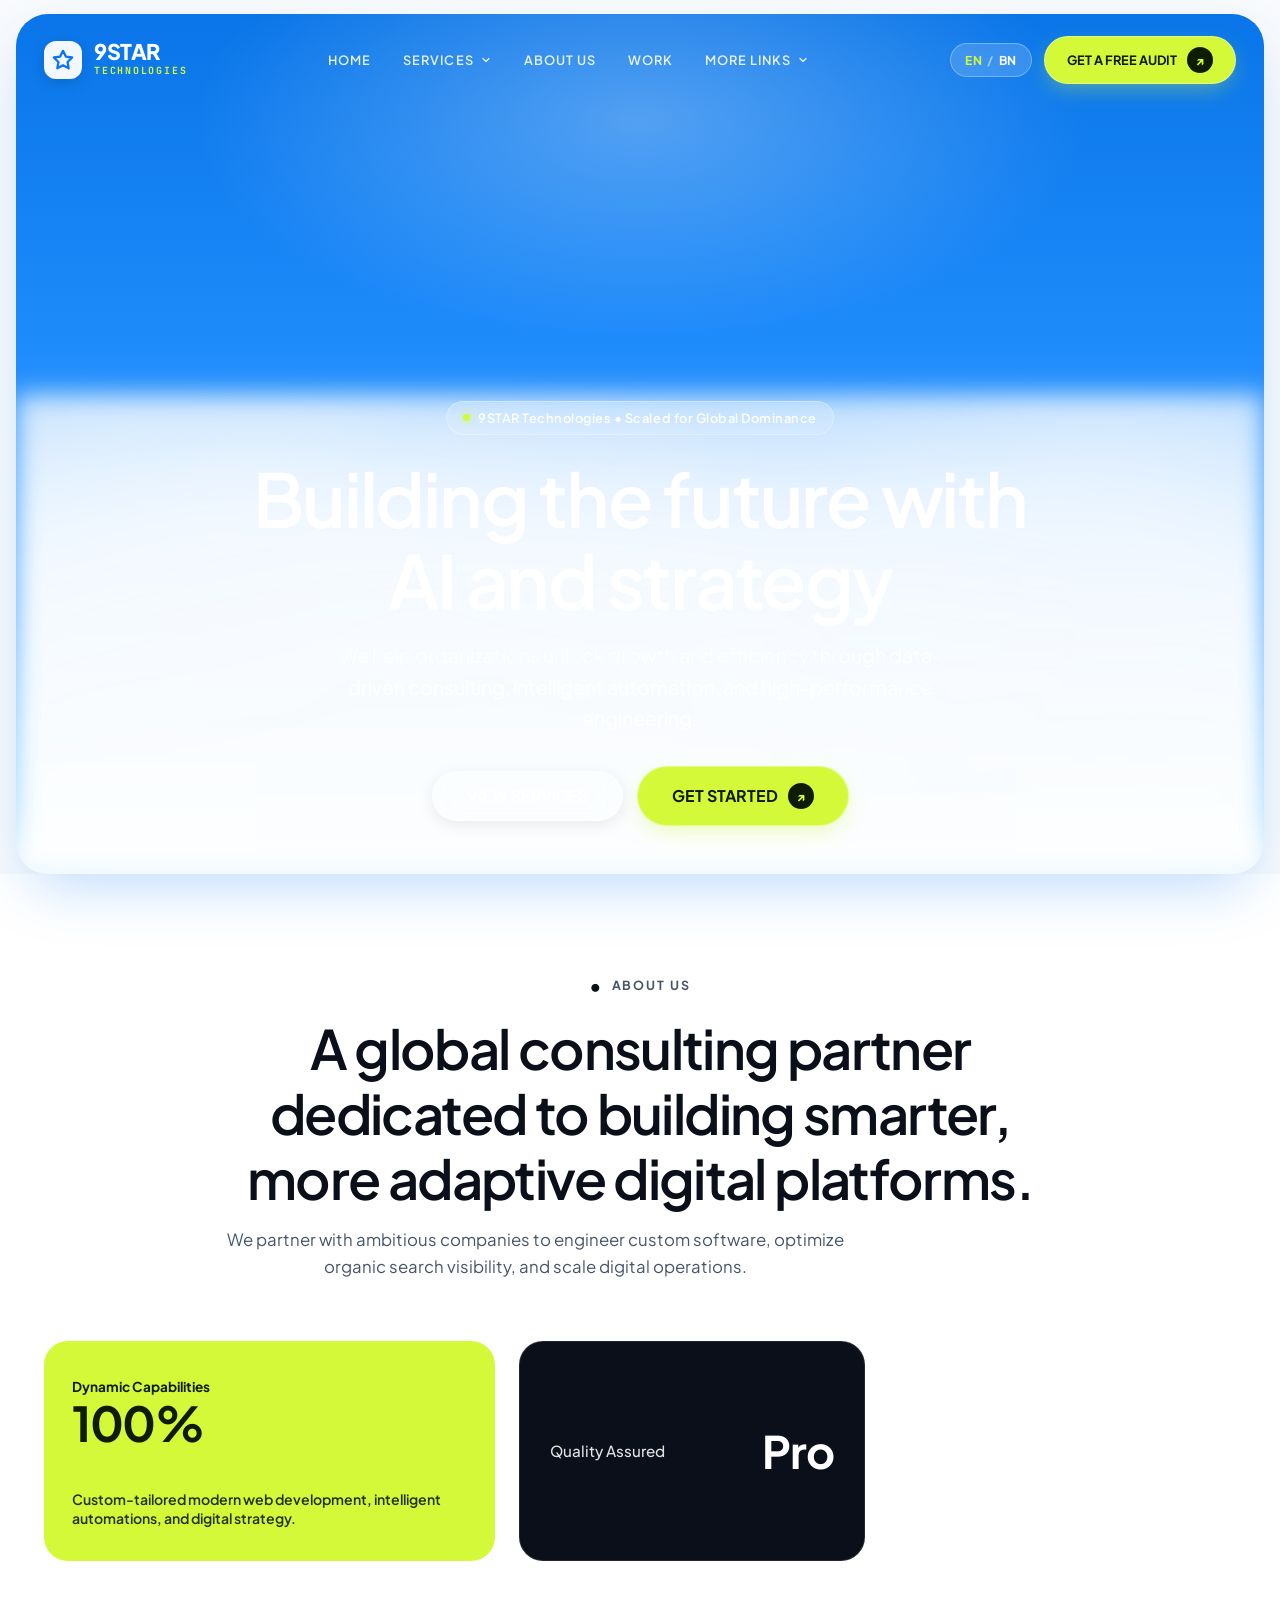
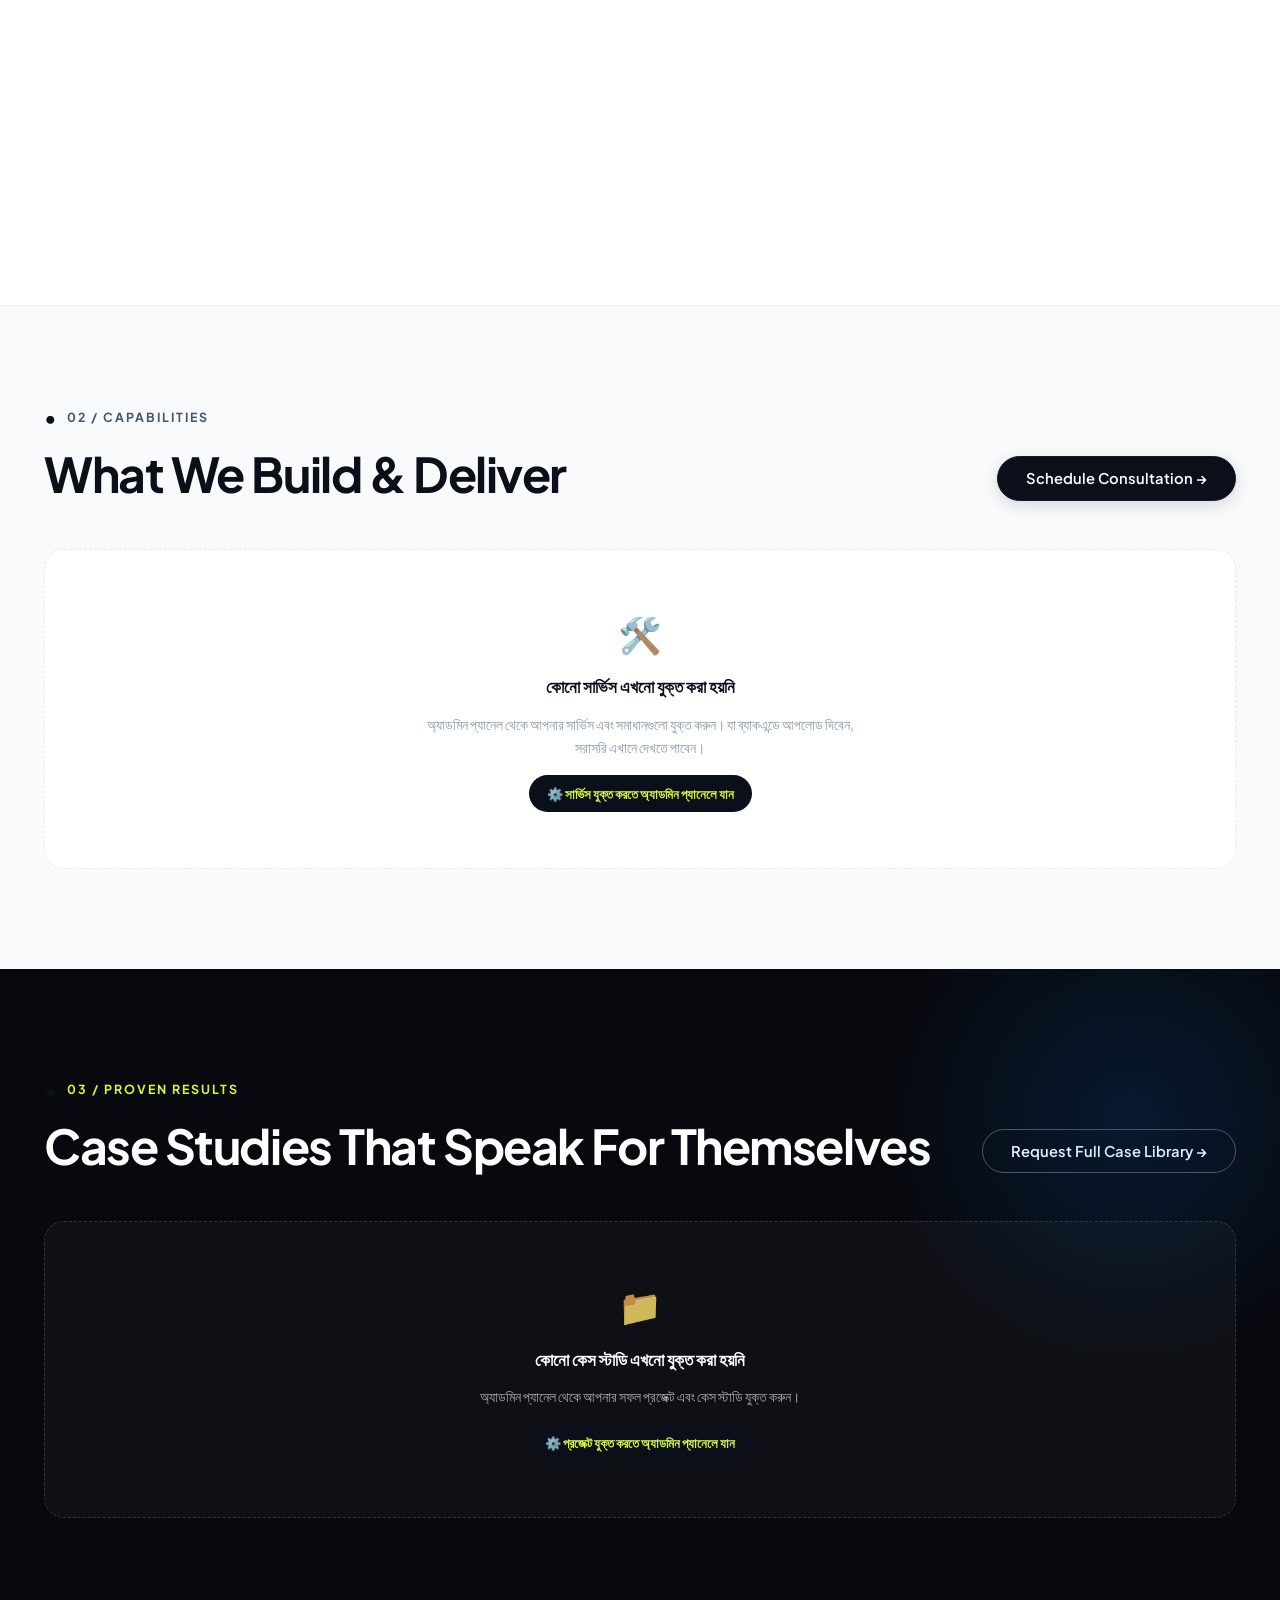
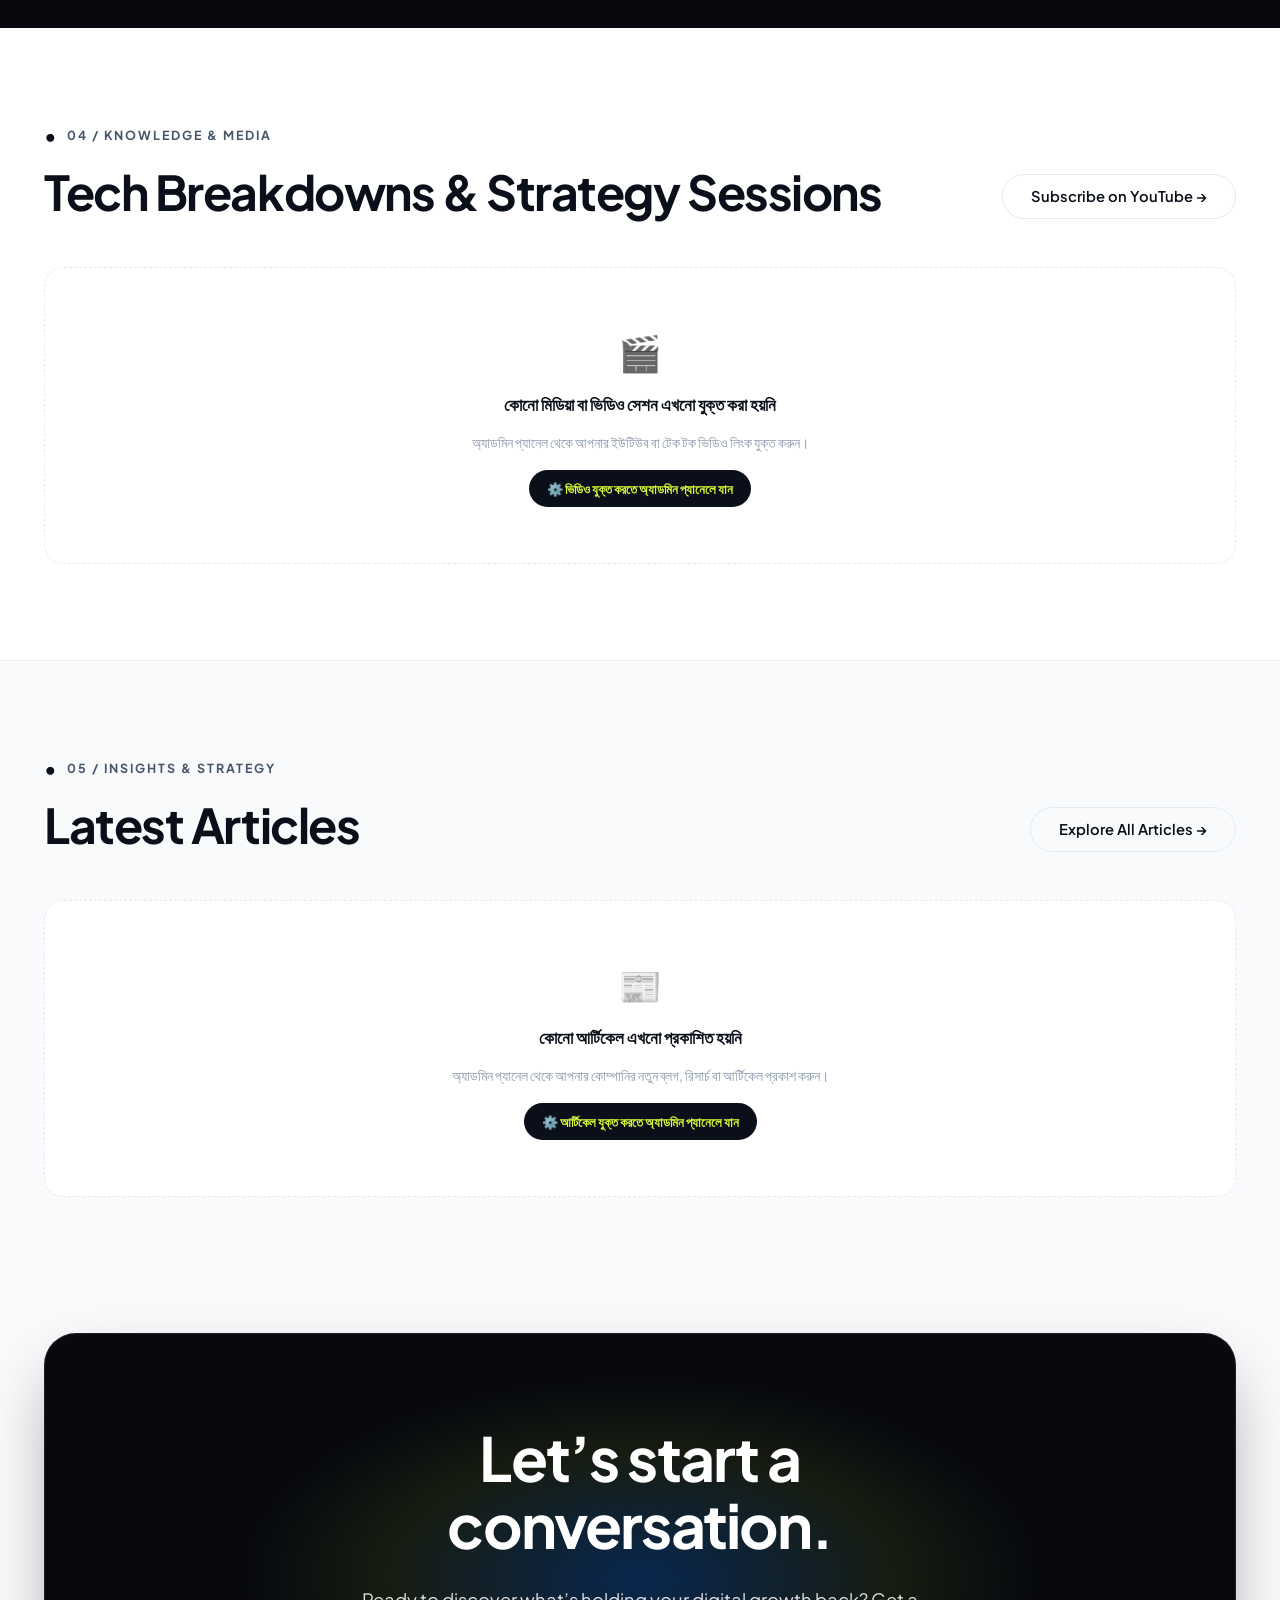
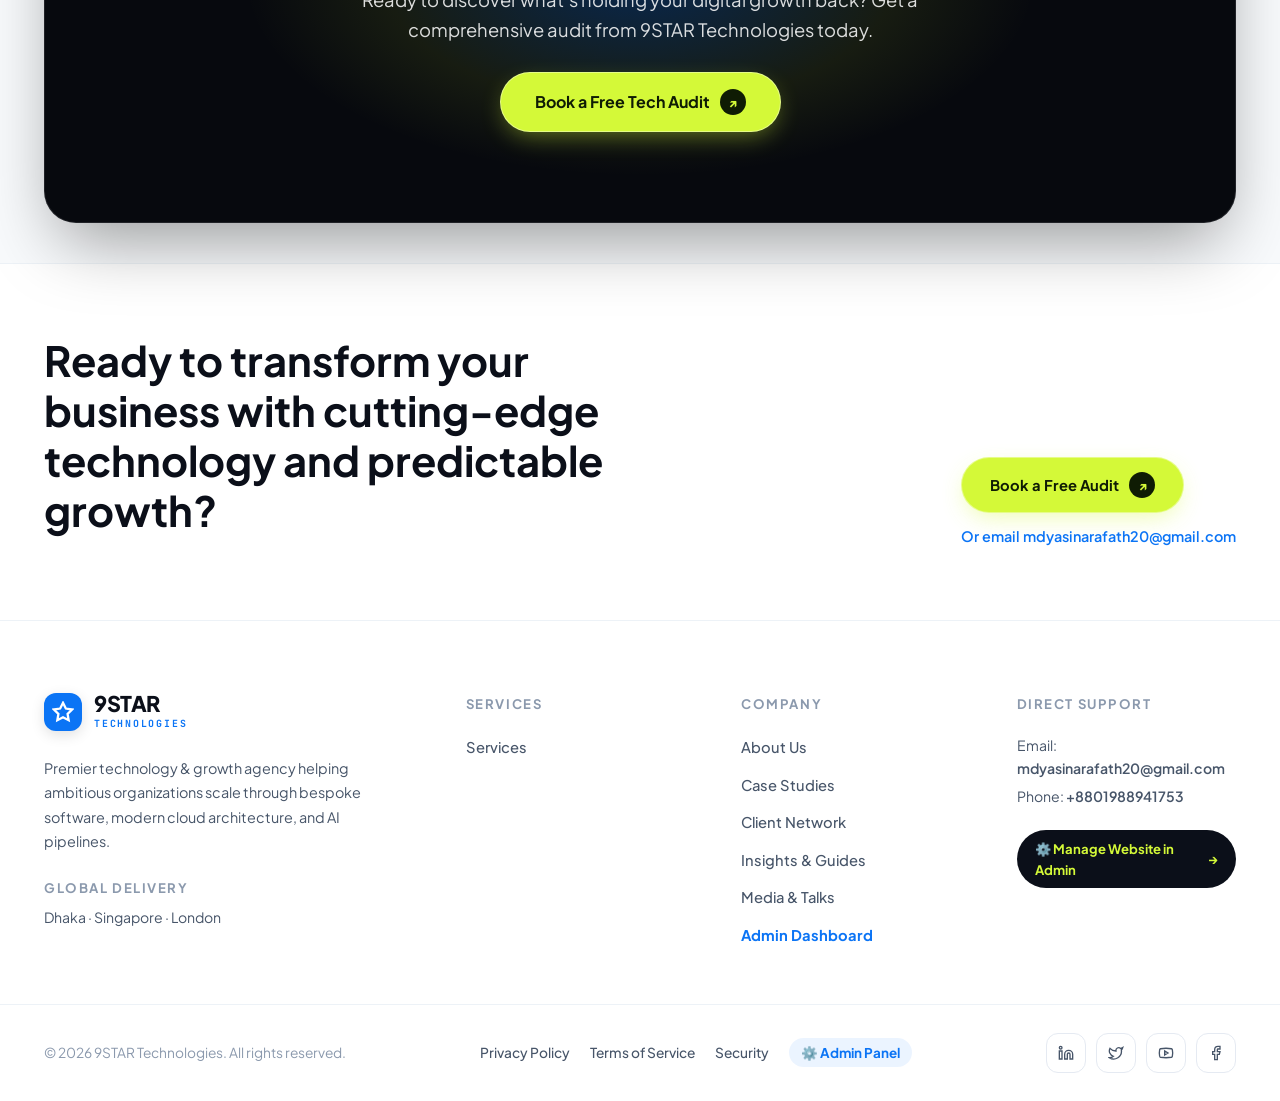
<file: index.html>
<!DOCTYPE html>
<html lang="en">
<head>
  <meta charset="utf-8" />
  <meta name="viewport" content="width=device-width, initial-scale=1.0" />
  <title id="siteTitleTag">9STAR Technologies — Building the Future with AI, Strategy & Growth</title>
  <meta name="description" id="siteMetaDesc" content="9STAR Technologies is a global consulting and technology partner dedicated to building smarter, adaptive software, Generative Engine Optimization (GEO), Cloud Architecture, and Performance Scale." />
  
  <!-- Favicon -->
  <link rel="icon" href="data:image/svg+xml,<svg xmlns=%22http://www.w3.org/2000/svg%22 viewBox=%220 0 100 100%22><text y=%22.9em%22 font-size=%2290%22>⭐</text></svg>">

  <!-- Core Modern Stylesheet -->
  <link rel="stylesheet" href="style.css" />
</head>
<body>

  <!-- Skip link for accessibility -->
  <a href="#main-content" class="skip-link">Skip to main content</a>

  <!-- ==========================================================================
       HERO OUTER WRAPPER WITH SIGNATURE AZURE SKY & FLUFFY CLOUDS
       ========================================================================== -->
  <div class="hero-outer-frame">
    <div class="hero-sky-card">
      <!-- Ambient Lighting Beam & Cloud Layers -->
      <div class="hero-light-beam"></div>
      <div class="hero-clouds-layer"></div>
      <div class="hero-clouds-photo-texture"></div>

      <!-- Navigation Header -->
      <header class="site-header" role="banner">
        <div class="site-container">
          <div class="navbar-inner">
            
            <!-- Brand Logo -->
            <a href="#" class="brand-logo" aria-label="9STAR Technologies Home">
              <div class="logo-symbol" id="headerLogoSymbol">
                <svg width="22" height="22" viewBox="0 0 24 24" fill="none" stroke="currentColor" stroke-width="2.5" stroke-linecap="round" stroke-linejoin="round">
                  <polygon points="12 2 15.09 8.26 22 9.27 17 14.14 18.18 21.02 12 17.77 5.82 21.02 7 14.14 2 9.27 8.91 8.26 12 2"></polygon>
                </svg>
              </div>
              <div class="logo-text">
                <span class="logo-title" id="headerBrandName">9STAR</span>
                <span class="logo-sub" id="headerBrandSubtitle">TECHNOLOGIES</span>
              </div>
            </a>

            <!-- Desktop Navigation Links -->
            <nav class="nav-links" id="desktopNav" aria-label="Main navigation">
              <a href="#" class="nav-link" data-i18n="navHome">HOME</a>

              <div class="nav-item">
                <button class="nav-link" aria-expanded="false" data-i18n="navServices">
                  SERVICES
                  <svg width="12" height="12" viewBox="0 0 24 24" fill="none" stroke="currentColor" stroke-width="2.5" stroke-linecap="round" stroke-linejoin="round">
                    <path d="m6 9 6 6 6-6"/>
                  </svg>
                </button>
                <div class="nav-dropdown" id="navServicesDropdown">
                  <a href="#services">View All Services <span>→</span></a>
                </div>
              </div>

              <a href="#agency" class="nav-link" data-i18n="navAbout">ABOUT US</a>
              <a href="#case-studies" class="nav-link" data-i18n="navWork">WORK</a>

              <div class="nav-item">
                <button class="nav-link" aria-expanded="false" data-i18n="navMore">
                  MORE LINKS
                  <svg width="12" height="12" viewBox="0 0 24 24" fill="none" stroke="currentColor" stroke-width="2.5" stroke-linecap="round" stroke-linejoin="round">
                    <path d="m6 9 6 6 6-6"/>
                  </svg>
                </button>
                <div class="nav-dropdown">
                  <a href="#clients" data-i18n="navClients">Client Network <span>→</span></a>
                  <a href="#showcase" data-i18n="navShowcase">Media & Tech Talks <span>→</span></a>
                  <a href="#insights" data-i18n="navInsights">Articles & Insights <span>→</span></a>
                  <a href="admin.html" style="color: #0b74f5; font-weight: 700;">Admin Panel <span>⚙️</span></a>
                </div>
              </div>
            </nav>

            <!-- Right Actions (Language Switcher, Neon Pill CTA Button & Mobile Trigger) -->
            <div class="header-actions">
              <!-- Bilingual EN/BN Switcher -->
              <button id="langToggleBtn" class="lang-switch-btn" title="Toggle English / Bengali">
                <span class="active-lang" id="currentLangTag">EN</span>
                <span style="opacity: 0.5;">/</span>
                <span id="altLangTag">BN</span>
              </button>

              <!-- Neon Lime CTA Pill Button -->
              <a href="#audit" class="btn btn-neon trigger-audit-btn" style="padding: 10px 22px; font-size: 0.8rem;">
                <span data-i18n="navBtn">GET A FREE AUDIT</span>
                <span class="arrow-circle">↗</span>
              </a>

              <!-- Mobile Hamburger Trigger -->
              <button id="openMenuBtn" class="mobile-hamburger-btn" aria-label="Open mobile menu">
                <svg width="22" height="22" viewBox="0 0 24 24" fill="none" stroke="currentColor" stroke-width="2.2" stroke-linecap="round" stroke-linejoin="round">
                  <path d="M4 6h16M4 12h16M4 18h16"/>
                </svg>
              </button>
            </div>

          </div>
        </div>
      </header>

      <!-- Hero Core Typography & Content (Dynamically Populated from Admin/Database) -->
      <div class="hero-content-inner site-container">
        <!-- Floating Pill Badge -->
        <div class="hero-top-pill" id="heroBadgeWrap">
          <span class="hero-pulse-dot"></span>
          <span id="heroBadgeText" data-i18n="heroBadge">9STAR Technologies • Scaled for Global Dominance</span>
        </div>

        <!-- Clean Bold Headline -->
        <h1 class="hero-display-headline" id="heroHeadlineText" data-i18n="heroHeadline">
          Building the future with<br/>AI and strategy
        </h1>

        <!-- Subheadline Lead Text -->
        <p class="hero-lead-text" id="heroSubText" data-i18n="heroSub">
          We help organizations unlock growth and efficiency through data-driven consulting, intelligent automation, and high-performance engineering.
        </p>

        <!-- Dual CTA Buttons -->
        <div class="hero-cta-group">
          <a href="#services" class="btn btn-glass btn-lg" id="heroCtaBtn1" data-i18n="heroCtaView">VIEW SERVICES</a>
          <a href="#audit" class="btn btn-neon btn-lg trigger-audit-btn" id="heroCtaBtn2">
            <span data-i18n="heroCtaStart">GET STARTED</span>
            <span class="arrow-circle">↗</span>
          </a>
        </div>
      </div>

      <!-- Centerpiece: 3D Curved Perspective Floating Card Deck (Dynamic / Configurable) -->
      <div class="floating-deck-wrapper" id="heroDeckWrapper" aria-hidden="true" style="display: none;">
        <div class="floating-deck-track" id="heroDeckTrack">
          <!-- Dynamic deck cards (clean slate by default) -->
        </div>
      </div>

      <!-- Social Proof / Rating Strip (Shown only if configured in Admin) -->
      <div class="hero-social-proof" id="heroSocialProof" style="display: none;">
        <span class="rating-text" id="heroRatingText" data-i18n="heroRating"></span>
        <div class="rating-stars" id="heroRatingStars" aria-label="Rating stars"></div>
      </div>

    </div>
  </div>

  <!-- ==========================================================================
       PARTNER LOGOS STRIP (Dynamic: Shown only when partners added in Admin)
       ========================================================================== -->
  <section class="partner-logo-strip" id="partnerStrip" aria-label="Technology and Platform Partners" style="display: none;">
    <div class="site-container">
      <div class="partner-logo-row" id="partnersRow">
        <!-- Dynamic partner badges rendered from DB -->
      </div>
    </div>
  </section>

  <main id="main-content">
    <!-- ==========================================================================
         "• ABOUT US" / VALUE PROPOSITION & BENTO GRID
         ========================================================================== -->
    <section class="about-bento-section" id="agency">
      <div class="site-container">
        
        <!-- Section Header with Inline Badge Pills -->
        <div class="about-header-group">
          <div class="eyebrow-dot" id="aboutEyebrowText" data-i18n="aboutEyebrow">ABOUT US</div>
          <h2 class="about-display-headline" id="aboutHeadlineText" data-i18n="aboutHeadline">
            A global consulting partner<br />
            dedicated to building 
            <span class="inline-badge-pill badge-cyan">
              <svg width="18" height="18" viewBox="0 0 24 24" fill="none" stroke="currentColor" stroke-width="2.6" stroke-linecap="round" stroke-linejoin="round">
                <circle cx="12" cy="12" r="10"/><polyline points="12 6 12 12 16 14"/>
              </svg>
            </span>
            smarter<br />
            <span class="muted-text">
              and 
              <span class="inline-badge-pill badge-lime">
                <svg width="18" height="18" viewBox="0 0 24 24" fill="none" stroke="currentColor" stroke-width="2.6" stroke-linecap="round" stroke-linejoin="round">
                  <path d="M15 14c.2-1 .7-1.7 1.5-2.5 1-1 1.5-2.2 1.5-3.5A6 6 0 0 0 6 8c0 1 .2 2.2 1.5 3.5.7.7 1.3 1.5 1.5 2.5"/>
                  <path d="M9 18h6"/><path d="M10 22h4"/>
                </svg>
              </span>
              more adaptive
            </span>
          </h2>
          <p id="aboutDescText" style="margin-top: 16px; font-size: 1.05rem; color: var(--text-body); max-width: 650px; line-height: 1.6;"></p>
        </div>

        <!-- Bento Grid: Dynamic container populated from Admin Settings -->
        <div class="bento-showcase-grid agency-pitch-grid" id="aboutBentoGrid">
          <!-- Dynamic Bento cards rendered from DB -->
        </div>

      </div>
    </section>

    <!-- ==========================================================================
         SERVICES & CAPABILITIES (100% Dynamic from Admin)
         ========================================================================== -->
    <section class="services-modern-section" id="services">
      <div class="site-container">
        
        <div class="section-head-split">
          <div>
            <div class="eyebrow-dot" data-i18n="servicesEyebrow">02 / CAPABILITIES</div>
            <h2 class="section-heading-l" id="servicesSectionTitle" data-i18n="servicesHeadline">What We Build & Deliver</h2>
          </div>
          <a href="#audit" class="btn btn-dark trigger-audit-btn" data-i18n="servicesCta">Schedule Consultation →</a>
        </div>

        <!-- Dynamic Services Grid (Clean Slate: No demo cards) -->
        <div class="modern-services-grid" id="modernServicesGrid">
          <!-- Services rendered dynamically by script.js from DB -->
        </div>

      </div>
    </section>

    <!-- ==========================================================================
         PROVEN RESULTS & CASE STUDIES (100% Dynamic from Admin)
         ========================================================================== -->
    <section class="case-studies-section" id="case-studies">
      <div class="site-container">
        
        <div class="section-head-split">
          <div>
            <div class="eyebrow-dot" style="color: var(--neon-lime);" data-i18n="caseEyebrow">03 / PROVEN RESULTS</div>
            <h2 class="section-heading-l" style="color: #ffffff;" id="caseHeadlineTitle" data-i18n="caseHeadline">Case Studies That Speak For Themselves</h2>
          </div>
          <a href="#audit" class="btn btn-outline-white trigger-audit-btn" data-i18n="caseCta">Request Full Case Library →</a>
        </div>

        <!-- Dynamic Case Studies Grid (Clean Slate: No demo cards) -->
        <div class="case-studies-grid" id="caseStudiesGrid">
          <!-- Case studies rendered dynamically by script.js from DB -->
        </div>

      </div>
    </section>

    <!-- ==========================================================================
         CLIENT NETWORK & RECOGNITION (Dynamic Marquee: Shown only if clients exist)
         ========================================================================== -->
    <section class="client-marquee-section" id="clients" style="display: none;">
      <div style="display: flex; flex-direction: column; gap: 14px;">
        
        <!-- Track 1 Forward -->
        <div class="marquee-container">
          <div class="marquee-fade-overlay"></div>
          <div class="marquee-track" id="marqueeTrack1">
            <!-- Dynamic client pills -->
          </div>
        </div>

        <!-- Track 2 Reverse -->
        <div class="marquee-container">
          <div class="marquee-fade-overlay"></div>
          <div class="marquee-track marquee-track-rev" id="marqueeTrack2">
            <!-- Dynamic client pills -->
          </div>
        </div>

      </div>
    </section>

    <!-- ==========================================================================
         MEDIA & TECH STRATEGY SHOWCASE (100% Dynamic from Admin)
         ========================================================================== -->
    <section class="sec" id="showcase" style="background: #ffffff;">
      <div class="site-container">
        
        <div class="section-head-split">
          <div>
            <div class="eyebrow-dot" data-i18n="mediaEyebrow">04 / KNOWLEDGE & MEDIA</div>
            <h2 class="section-heading-l" data-i18n="mediaHeadline">Tech Breakdowns & Strategy Sessions</h2>
          </div>
          <a href="https://www.youtube.com" id="mediaCtaLink" target="_blank" rel="noopener noreferrer" class="btn btn-outline" data-i18n="mediaCta">Subscribe on YouTube →</a>
        </div>

        <!-- Dynamic Video Grid (Clean Slate: No demo videos) -->
        <div class="video-grid" id="videoGrid">
          <!-- Videos rendered dynamically by script.js from DB -->
        </div>

      </div>
    </section>

    <!-- ==========================================================================
         INSIGHTS & STRATEGY ARTICLES (100% Dynamic from Admin)
         ========================================================================== -->
    <section class="sec" id="insights" style="background: var(--canvas-bg); border-top: 1px solid var(--border-subtle);">
      <div class="site-container">
        
        <div class="section-head-split">
          <div>
            <div class="eyebrow-dot" data-i18n="articlesEyebrow">05 / INSIGHTS & STRATEGY</div>
            <h2 class="section-heading-l" data-i18n="articlesHeadline">Latest Articles</h2>
          </div>
          <a href="#audit" class="btn btn-outline trigger-audit-btn" data-i18n="articlesCta">Explore All Articles →</a>
        </div>

        <!-- Dynamic Articles Container (Clean Slate: No demo articles) -->
        <div id="articlesContainer">
          <!-- Articles rendered dynamically by script.js from DB -->
        </div>

      </div>
    </section>

    <!-- ==========================================================================
         CATEGORIES / DISCIPLINES PILLS STRIP (Dynamic from Admin)
         ========================================================================== -->
    <section class="sec-sm" id="topicsSection" style="background: #ffffff; border-top: 1px solid var(--border-subtle); display: none;">
      <div class="site-container">
        <div style="display: flex; flex-direction: column; align-items: center; text-align: center; gap: 24px;">
          <div>
            <h3 style="font-size: 1.4rem; font-weight: 700; color: var(--obsidian-900); margin-bottom: 6px;" data-i18n="topicsHeadline">Explore Topics & Disciplines</h3>
            <p style="font-size: 0.94rem; color: var(--text-body); max-width: 540px; margin: 0 auto;" data-i18n="topicsSub">
              Practical insights straight from our engineers and marketers running high-volume enterprise infrastructure.
            </p>
          </div>
          <div style="display: flex; flex-wrap: wrap; gap: 10px; justify-content: center;" id="topicsContainer">
            <!-- Dynamic topic pills rendered from DB -->
          </div>
        </div>
      </div>
    </section>

    <!-- ==========================================================================
         GRAND PRE-FOOTER CTA SECTION (Midnight Obsidian Card with Ambient Glow)
         ========================================================================== -->
    <section class="site-container">
      <div class="prefooter-cta-card">
        <div class="prefooter-ambient-glow"></div>
        <div style="position: relative; z-index: 2; max-width: 740px; margin: 0 auto; text-align: center; padding-inline: 24px; display: flex; flex-direction: column; align-items: center; gap: 28px;">
          <h2 style="font-family: var(--font-display); font-size: clamp(2.2rem, 5vw, 3.8rem); font-weight: 700; letter-spacing: -0.03em; line-height: 1.1;" id="prefooterHeadline" data-i18n="ctaHeadline">
            Let’s start a conversation.
          </h2>
          <p style="font-size: 1.15rem; color: rgba(255, 255, 255, 0.85); line-height: 1.6; max-width: 580px;" id="prefooterSubheadline" data-i18n="ctaSub">
            Ready to discover what’s holding your digital growth back? Get a comprehensive audit from 9STAR Technologies today.
          </p>
          <a href="#audit" class="btn btn-neon btn-lg trigger-audit-btn">
            <span data-i18n="ctaBtn">Book a Free Tech Audit</span>
            <span class="arrow-circle">↗</span>
          </a>
        </div>
      </div>
    </section>
  </main>

  <!-- ==========================================================================
       GRAND EDITORIAL FOOTER (Dynamically Connected)
       ========================================================================== -->
  <footer class="site-footer" role="contentinfo">
    
    <!-- Top Footer Banner -->
    <div style="border-bottom: 1px solid var(--border-subtle); padding-block: 72px;">
      <div class="site-container">
        <div style="display: flex; align-items: flex-end; justify-content: space-between; gap: 40px; flex-wrap: wrap;">
          <div style="max-width: 600px;">
            <h2 style="font-family: var(--font-display); font-size: clamp(1.8rem, 3.8vw, 2.6rem); font-weight: 700; color: var(--obsidian-900); line-height: 1.2; margin-bottom: 12px;" id="footerBannerTitleText" data-i18n="footerBannerTitle">
              Ready to transform your business with cutting-edge technology and predictable growth?
            </h2>
          </div>
          <div style="display: flex; flex-direction: column; align-items: flex-start; gap: 12px;">
            <a href="#audit" class="btn btn-neon trigger-audit-btn">
              <span data-i18n="footerAuditBtn">Book a Free Audit</span>
              <span class="arrow-circle">↗</span>
            </a>
            <a href="mailto:mdyasinarafath20@gmail.com" id="footerDirectEmailLink" style="font-size: 0.9rem; font-weight: 600; color: #0b74f5;">
              Or email <span id="footerDirectEmailSpan">mdyasinarafath20@gmail.com</span>
            </a>
          </div>
        </div>
      </div>
    </div>

    <!-- 4-Column Directory Grid -->
    <div style="padding-block: 72px 56px; border-bottom: 1px solid var(--border-subtle);">
      <div class="site-container">
        <div class="footer-cols">
          
          <!-- Col 1: Brand & Headquarters -->
          <div style="display: flex; flex-direction: column; gap: 24px;">
            <div class="brand-logo">
              <div class="logo-symbol" style="background: #0b74f5; color: #ffffff;">
                <svg width="22" height="22" viewBox="0 0 24 24" fill="none" stroke="currentColor" stroke-width="2.5">
                  <polygon points="12 2 15.09 8.26 22 9.27 17 14.14 18.18 21.02 12 17.77 5.82 21.02 7 14.14 2 9.27 8.91 8.26 12 2"></polygon>
                </svg>
              </div>
              <div class="logo-text">
                <span class="logo-title" id="footerBrandTitle" style="color: var(--obsidian-900);">9STAR</span>
                <span class="logo-sub" id="footerBrandSub" style="color: #0b74f5;">TECHNOLOGIES</span>
              </div>
            </div>
            <p style="font-size: 0.9rem; color: var(--text-body); line-height: 1.7; max-width: 320px;" id="footerDescText" data-i18n="footerDesc">
              Premier technology & growth agency helping ambitious organizations scale through bespoke software, modern cloud architecture, and AI pipelines.
            </p>
            <div>
              <p class="footer-col-title" style="margin-bottom: 8px;">Global Delivery</p>
              <p style="font-size: 0.88rem; color: var(--text-body); line-height: 1.6;" id="footerLocationText">
                Dhaka · Singapore · London
              </p>
            </div>
          </div>

          <!-- Col 2: Services (Dynamically Populated) -->
          <div>
            <p class="footer-col-title" data-i18n="footerServicesTitle">Services</p>
            <ul style="display: flex; flex-direction: column; gap: 12px; list-style: none;" id="footerServicesList">
              <li><a href="#services" class="footer-link">All Services</a></li>
            </ul>
          </div>

          <!-- Col 3: Company -->
          <div>
            <p class="footer-col-title" data-i18n="footerCompanyTitle">Company</p>
            <ul style="display: flex; flex-direction: column; gap: 12px; list-style: none;">
              <li><a href="#agency" class="footer-link">About Us</a></li>
              <li><a href="#case-studies" class="footer-link">Case Studies</a></li>
              <li><a href="#clients" class="footer-link">Client Network</a></li>
              <li><a href="#insights" class="footer-link">Insights & Guides</a></li>
              <li><a href="#showcase" class="footer-link">Media & Talks</a></li>
              <li><a href="admin.html" class="footer-link" style="color: #0b74f5; font-weight: 700;">Admin Dashboard</a></li>
            </ul>
          </div>

          <!-- Col 4: Contact & Direct Support -->
          <div>
            <p class="footer-col-title">Direct Support</p>
            <div style="margin-bottom: 18px;">
              <p style="font-size: 0.88rem; color: var(--text-body);">
                Email: <a href="mailto:mdyasinarafath20@gmail.com" id="footerSupportEmail" style="color: inherit; font-weight: 600; text-decoration: none;">mdyasinarafath20@gmail.com</a>
              </p>
              <p style="font-size: 0.88rem; color: var(--text-body); margin-top: 6px;">
                Phone: <a href="tel:+8801988941753" id="footerSupportPhone" style="color: inherit; font-weight: 600; text-decoration: none;">+8801988941753</a>
              </p>
            </div>
            
            <a href="admin.html" class="admin-shortcut-btn" title="Open Admin Panel to manage website content">
              <span>⚙️ Manage Website in Admin</span>
              <span>→</span>
            </a>
          </div>

        </div>
      </div>
    </div>

    <!-- Bottom Bar -->
    <div style="padding-block: 28px;">
      <div class="site-container">
        <div style="display: flex; align-items: center; justify-content: space-between; flex-wrap: wrap; gap: 16px;">
          <p style="font-size: 0.86rem; color: var(--text-muted);" id="footerCopyrightText">
            © 2026 9STAR Technologies. All rights reserved.
          </p>

          <div style="display: flex; align-items: center; gap: 20px; flex-wrap: wrap;">
            <a href="#" class="footer-link" style="font-size: 0.86rem;">Privacy Policy</a>
            <a href="#" class="footer-link" style="font-size: 0.86rem;">Terms of Service</a>
            <a href="#" class="footer-link" style="font-size: 0.86rem;">Security</a>
            <a href="admin.html" class="admin-pill-link" style="font-size: 0.84rem;">⚙️ Admin Panel</a>
          </div>

          <!-- Social Icon Links -->
          <div style="display: flex; align-items: center; gap: 10px;" id="footerSocialIcons">
            <a href="#" class="social-icon-btn" id="socialLinkedin" aria-label="LinkedIn">
              <svg width="16" height="16" viewBox="0 0 24 24" fill="none" stroke="currentColor" stroke-width="2"><path d="M16 8a6 6 0 0 1 6 6v7h-4v-7a2 2 0 0 0-2-2 2 2 0 0 0-2 2v7h-4v-7a6 6 0 0 1 6-6zM2 9h4v12H2z"></path><circle cx="4" cy="4" r="2"></circle></svg>
            </a>
            <a href="#" class="social-icon-btn" id="socialTwitter" aria-label="Twitter / X">
              <svg width="16" height="16" viewBox="0 0 24 24" fill="none" stroke="currentColor" stroke-width="2"><path d="M22 4s-.7 2.1-2 3.4c1.6 10-9.4 17.3-18 11.6 2.2.1 4.4-.6 6-2C3 15.5.5 9.6 3 5c2.2 2.6 5.6 4.1 9 4-.9-4.2 4-6.6 7-3.8 1.1 0 3-1.2 3-1.2z"></path></svg>
            </a>
            <a href="#" class="social-icon-btn" id="socialYoutube" aria-label="YouTube">
              <svg width="16" height="16" viewBox="0 0 24 24" fill="none" stroke="currentColor" stroke-width="2"><path d="M2.5 17a24.12 24.12 0 0 1 0-10 2 2 0 0 1 1.4-1.4 49.56 49.56 0 0 1 16.2 0A2 2 0 0 1 21.5 7a24.12 24.12 0 0 1 0 10 2 2 0 0 1-1.4 1.4 49.55 49.55 0 0 1-16.2 0A2 2 0 0 1 2.5 17m7.5-2 5-3-5-3z"></path></svg>
            </a>
            <a href="#" class="social-icon-btn" id="socialFacebook" aria-label="Facebook">
              <svg width="16" height="16" viewBox="0 0 24 24" fill="none" stroke="currentColor" stroke-width="2"><path d="M18 2h-3a5 5 0 0 0-5 5v3H7v4h3v8h4v-8h3l1-4h-4V7a1 1 0 0 1 1-1h3z"></path></svg>
            </a>
          </div>
        </div>
      </div>
    </div>
  </footer>

  <!-- ==========================================================================
       MODAL POPUP FOR CONSULTATION / AUDIT (Stores directly into Admin Leads)
       ========================================================================== -->
  <div class="modal-backdrop" id="auditModal" role="dialog" aria-modal="true" aria-labelledby="modalTitle">
    <div class="modal-box">
      <button class="modal-close" id="modalCloseBtn" aria-label="Close modal">
        <svg width="18" height="18" viewBox="0 0 24 24" fill="none" stroke="currentColor" stroke-width="2.5" stroke-linecap="round" stroke-linejoin="round">
          <path d="M18 6 6 18M6 6l12 12"/>
        </svg>
      </button>

      <span class="service-index-badge" style="margin-bottom: 12px; display: inline-block;" data-i18n="modalTag">FREE STRATEGY SESSION</span>
      <h3 id="modalTitle" style="font-family: var(--font-display); font-size: 1.85rem; font-weight: 700; color: var(--obsidian-900); margin-bottom: 10px; line-height: 1.25;" data-i18n="modalTitle">
        Get Your Free Tech & Growth Audit
      </h3>
      <p style="font-size: 0.94rem; color: var(--text-body); margin-bottom: 28px; line-height: 1.6;" data-i18n="modalSub">
        Leave your details below and our team will inspect your digital stack, SEO, and benchmarks within 24 hours.
      </p>

      <form id="auditForm">
        <div class="form-group">
          <label class="form-label" for="clientName" data-i18n="formName">Your Full Name</label>
          <input type="text" id="clientName" class="form-input" placeholder="e.g. Tanvir Ahmed" required />
        </div>

        <div class="form-group">
          <label class="form-label" for="clientEmail" data-i18n="formEmail">Work Email</label>
          <input type="email" id="clientEmail" class="form-input" placeholder="you@company.com" required />
        </div>

        <div class="form-group">
          <label class="form-label" for="clientWebsite" data-i18n="formUrl">Website / Company URL</label>
          <input type="url" id="clientWebsite" class="form-input" placeholder="https://yourcompany.com" required />
        </div>

        <button type="submit" class="btn btn-neon" style="width: 100%; padding-block: 16px; margin-top: 10px; font-size: 0.95rem;">
          <span data-i18n="formSubmit">Submit Audit Request</span>
          <span class="arrow-circle">↗</span>
        </button>
      </form>
    </div>
  </div>

  <!-- ==========================================================================
       MOBILE NAVIGATION DRAWER
       ========================================================================== -->
  <div class="mobile-drawer" id="mobileDrawer">
    <div class="mobile-drawer-content">
      <div>
        <div style="display: flex; justify-content: space-between; align-items: center; margin-bottom: 36px;">
          <div class="brand-logo">
            <div class="logo-symbol" style="background: #0b74f5; color: #ffffff;">⭐</div>
            <div class="logo-text">
              <span class="logo-title" id="mobileBrandTitle" style="color: var(--obsidian-900);">9STAR</span>
            </div>
          </div>
          <button id="closeMenuBtn" style="padding: 8px; color: var(--obsidian-900);">
            <svg width="24" height="24" viewBox="0 0 24 24" fill="none" stroke="currentColor" stroke-width="2.5" stroke-linecap="round" stroke-linejoin="round">
              <path d="M18 6 6 18M6 6l12 12"/>
            </svg>
          </button>
        </div>

        <nav style="display: flex; flex-direction: column; gap: 14px;">
          <a href="#" class="mobile-drawer-link" data-i18n="navHome">Home <span>→</span></a>
          <a href="#services" class="mobile-drawer-link" data-i18n="navServices">Services <span>→</span></a>
          <a href="#agency" class="mobile-drawer-link" data-i18n="navAbout">About Us <span>→</span></a>
          <a href="#case-studies" class="mobile-drawer-link" data-i18n="navWork">Case Studies <span>→</span></a>
          <a href="#showcase" class="mobile-drawer-link" data-i18n="navShowcase">Showcase <span>→</span></a>
          <a href="#insights" class="mobile-drawer-link" data-i18n="navInsights">Insights <span>→</span></a>
          <a href="admin.html" class="mobile-drawer-link" style="color: #0b74f5; font-weight: 700;">Admin Panel <span>⚙️</span></a>
        </nav>
      </div>

      <div style="display: flex; flex-direction: column; gap: 16px;">
        <button class="btn btn-neon trigger-audit-btn" style="width: 100%;">
          <span data-i18n="navBtn">Get a Free Audit</span>
          <span class="arrow-circle">↗</span>
        </button>
        <p style="font-size: 0.84rem; color: var(--text-muted); text-align: center;" id="mobileSupportEmail">mdyasinarafath20@gmail.com</p>
      </div>
    </div>
  </div>

  <!-- Dynamic Database Layer & Core JS Engine -->
  <script src="database.js"></script>
  <script src="script.js"></script>
</body>
</html>
</file>
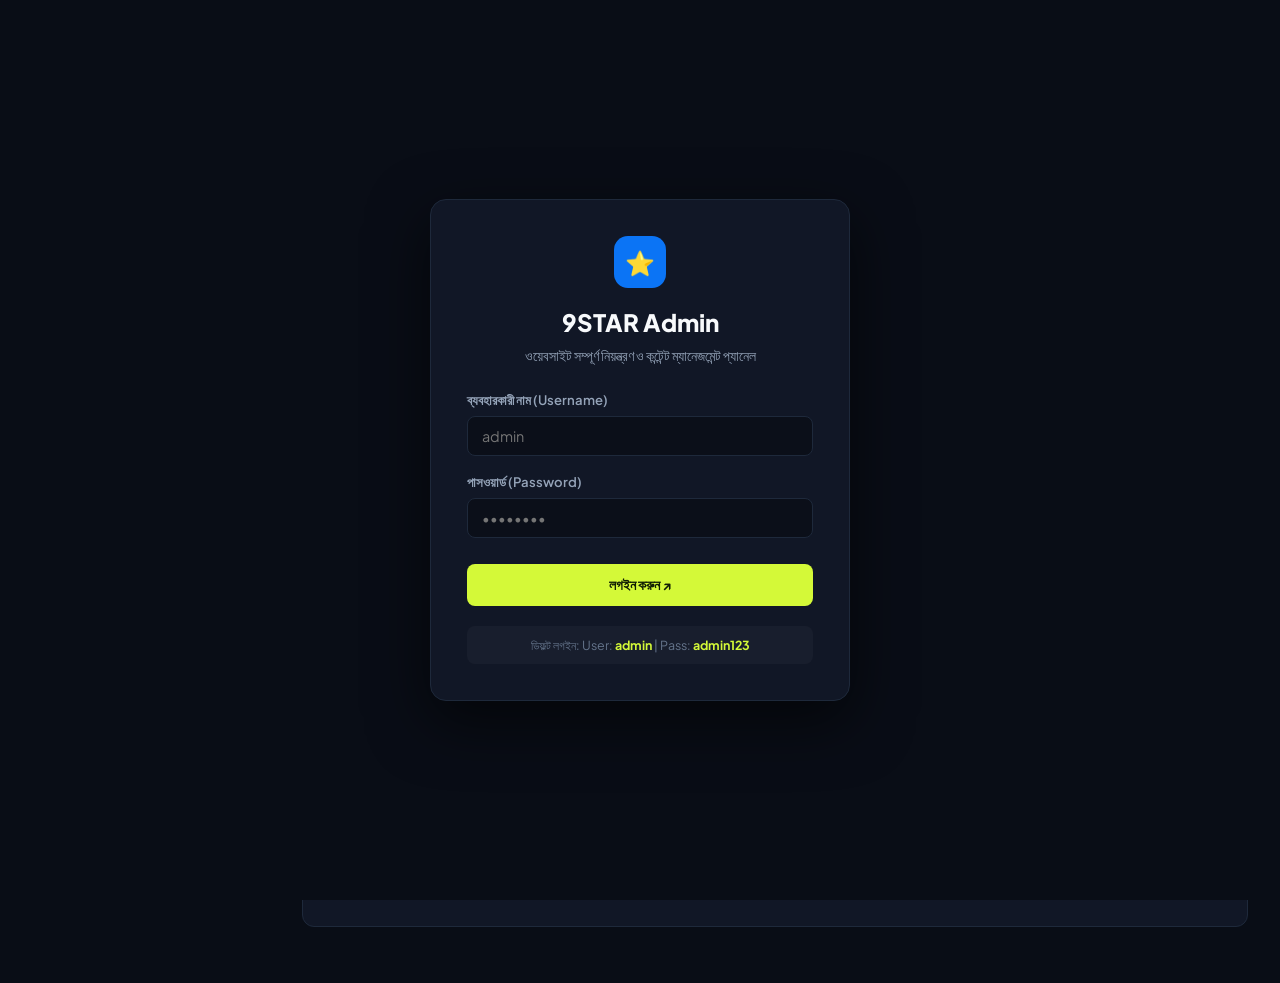
<file: admin.html>
<!DOCTYPE html>
<html lang="bn">
<head>
  <meta charset="utf-8" />
  <meta name="viewport" content="width=device-width, initial-scale=1.0" />
  <title>9STAR Technologies — Admin Dashboard</title>
  
  <link rel="icon" href="data:image/svg+xml,<svg xmlns=%22http://www.w3.org/2000/svg%22 viewBox=%220 0 100 100%22><text y=%22.9em%22 font-size=%2290%22>⚙️</text></svg>">
  <link rel="stylesheet" href="admin.css" />
</head>
<body>

  <!-- ==========================================================================
       LOGIN OVERLAY (Protected Access)
       ========================================================================== -->
  <div id="loginOverlay" class="login-overlay" style="display: none;">
    <div class="login-card">
      <div class="login-logo">⭐</div>
      <h2 style="font-size: 1.5rem; font-weight: 800; margin-bottom: 6px;">9STAR Admin</h2>
      <p style="font-size: 0.85rem; color: var(--text-secondary); margin-bottom: 24px;">
        ওয়েবসাইট সম্পূর্ণ নিয়ন্ত্রণ ও কন্টেন্ট ম্যানেজমেন্ট প্যানেল
      </p>

      <form id="loginForm">
        <div class="form-group" style="text-align: left;">
          <label class="form-label">ব্যবহারকারী নাম (Username)</label>
          <input type="text" id="loginUsername" class="form-input" placeholder="admin" required autofocus />
        </div>
        <div class="form-group" style="text-align: left;">
          <label class="form-label">পাসওয়ার্ড (Password)</label>
          <input type="password" id="loginPassword" class="form-input" placeholder="••••••••" required />
        </div>

        <button type="submit" class="btn-primary" style="width: 100%; justify-content: center; padding-block: 12px; margin-top: 10px;">
          লগইন করুন ↗
        </button>
      </form>

      <div style="margin-top: 20px; padding: 10px; background: rgba(255,255,255,0.03); border-radius: var(--radius-sm); font-size: 0.78rem; color: var(--text-muted);">
        ডিফল্ট লগইন: User: <strong style="color: var(--neon-lime);">admin</strong> | Pass: <strong style="color: var(--neon-lime);">admin123</strong>
      </div>
    </div>
  </div>

  <!-- ==========================================================================
       ADMIN SIDEBAR
       ========================================================================== -->
  <aside class="admin-sidebar" id="adminSidebar">
    <div class="admin-sidebar-header">
      <div class="brand-badge">
        <div class="icon-box">⭐</div>
        <div>
          <div class="brand-title">9STAR</div>
          <div class="brand-sub">Admin Panel</div>
        </div>
      </div>
    </div>

    <nav class="admin-nav">
      <button class="nav-item-btn active" data-tab="dashboard">
        <span class="nav-icon">📊</span>
        <span>ড্যাশবোর্ড</span>
      </button>

      <button class="nav-item-btn" data-tab="services">
        <span class="nav-icon">🛠️</span>
        <span>সার্ভিসেস</span>
        <span class="nav-badge-pill" id="badgeServicesCount">0</span>
      </button>

      <button class="nav-item-btn" data-tab="caseStudies">
        <span class="nav-icon">📁</span>
        <span>কেস স্টাডি / প্রজেক্ট</span>
        <span class="nav-badge-pill" id="badgeCasesCount">0</span>
      </button>

      <button class="nav-item-btn" data-tab="articles">
        <span class="nav-icon">📰</span>
        <span>আর্টিকেল ও ইনসাইটস</span>
        <span class="nav-badge-pill" id="badgeArticlesCount">0</span>
      </button>

      <button class="nav-item-btn" data-tab="videos">
        <span class="nav-icon">🎬</span>
        <span>মিডিয়া ও ভিডিও</span>
        <span class="nav-badge-pill" id="badgeVideosCount">0</span>
      </button>

      <button class="nav-item-btn" data-tab="clients">
        <span class="nav-icon">🤝</span>
        <span>ক্লায়েন্ট ও পার্টনার</span>
      </button>

      <button class="nav-item-btn" data-tab="topics">
        <span class="nav-icon">🏷️</span>
        <span>টপিকস / ক্যাটাগরি</span>
      </button>

      <button class="nav-item-btn" data-tab="heroAbout">
        <span class="nav-icon">🚀</span>
        <span>হিরো ও অ্যাবাউট</span>
      </button>

      <button class="nav-item-btn" data-tab="contact">
        <span class="nav-icon">📞</span>
        <span>যোগাযোগ ও ফুটার</span>
      </button>

      <button class="nav-item-btn" data-tab="leads">
        <span class="nav-icon">📬</span>
        <span>অডিট লিডস</span>
        <span class="nav-badge-pill" id="badgeLeadsCount" style="background: rgba(11, 116, 245, 0.25); color: #60a5fa;">0</span>
      </button>

      <button class="nav-item-btn" data-tab="settings">
        <span class="nav-icon">⚙️</span>
        <span>ব্যাকআপ ও সিকিউরিটি</span>
      </button>
    </nav>

    <div class="admin-sidebar-footer">
      <a href="index.html" target="_blank" class="btn-secondary" style="justify-content: center; font-size: 0.82rem;">
        🌐 মেইন ওয়েবসাইট দেখুন ↗
      </a>
      <button id="logoutBtn" class="btn-danger" style="width: 100%;">
        🚪 লগআউট
      </button>
    </div>
  </aside>

  <!-- ==========================================================================
       MAIN CONTENT WRAPPER
       ========================================================================== -->
  <div class="admin-main-wrap">
    
    <!-- Topbar -->
    <header class="admin-topbar">
      <div class="topbar-left">
        <button id="mobileMenuToggle" class="mobile-toggle-btn" aria-label="Toggle menu">☰</button>
        <h1 class="page-title" id="pageTitleText">ড্যাশবোর্ড ওভারভিউ</h1>
      </div>

      <div class="topbar-actions">
        <a href="index.html" target="_blank" class="btn-secondary btn-sm">
          <span>লাইভ ওয়েবসাইট</span> ↗
        </a>
      </div>
    </header>

    <!-- Content Sections -->
    <main class="admin-content">

      <!-- ======================================================================
           TAB 1: DASHBOARD OVERVIEW
           ====================================================================== -->
      <section class="tab-pane active" id="tab-dashboard">
        <!-- Quick Stats -->
        <div class="stats-grid">
          <div class="stat-box">
            <span class="stat-icon">🛠️</span>
            <div class="stat-count" id="statServices">0</div>
            <div class="stat-name">মোট সার্ভিসেস</div>
          </div>
          <div class="stat-box">
            <span class="stat-icon">📁</span>
            <div class="stat-count" id="statCaseStudies">0</div>
            <div class="stat-name">কেস স্টাডি / প্রজেক্ট</div>
          </div>
          <div class="stat-box">
            <span class="stat-icon">📰</span>
            <div class="stat-count" id="statArticles">0</div>
            <div class="stat-name">আর্টিকেল ও ব্লগ</div>
          </div>
          <div class="stat-box">
            <span class="stat-icon">🎬</span>
            <div class="stat-count" id="statVideos">0</div>
            <div class="stat-name">মিডিয়া ও ভিডিও</div>
          </div>
          <div class="stat-box">
            <span class="stat-icon">🤝</span>
            <div class="stat-count" id="statClients">0</div>
            <div class="stat-name">ক্লায়েন্ট নেটওয়ার্ক</div>
          </div>
          <div class="stat-box" style="border-color: rgba(11, 116, 245, 0.4);">
            <span class="stat-icon">📬</span>
            <div class="stat-count" id="statLeads" style="color: #60a5fa;">0</div>
            <div class="stat-name">নতুন অডিট লিডস</div>
          </div>
        </div>

        <!-- Quick Actions Card -->
        <div class="admin-card">
          <div class="card-header">
            <div>
              <h2 class="card-title">⚡ কুইক অ্যাকশন</h2>
              <p class="card-subtitle">ওয়েবসাইটে নতুন কন্টেন্ট যোগ করতে নিচের বাটনগুলোতে ক্লিক করুন</p>
            </div>
          </div>
          <div style="display: flex; flex-wrap: wrap; gap: 12px;">
            <button class="btn-primary" onclick="adminApp.openServiceModal()">+ নতুন সার্ভিস যোগ করুন</button>
            <button class="btn-primary" onclick="adminApp.openCaseModal()">+ নতুন কেস স্টাডি যোগ করুন</button>
            <button class="btn-primary" onclick="adminApp.openArticleModal()">+ নতুন আর্টিকেল যোগ করুন</button>
            <button class="btn-primary" onclick="adminApp.openVideoModal()">+ নতুন ভিডিও যোগ করুন</button>
            <button class="btn-secondary" onclick="adminApp.switchTab('heroAbout')">⚙️ হিরো টেক্সট এডিট করুন</button>
            <button class="btn-secondary" onclick="adminApp.switchTab('leads')">📬 অডিট লিডস দেখুন</button>
          </div>
        </div>

        <!-- Recent Leads Preview -->
        <div class="admin-card">
          <div class="card-header">
            <div>
              <h2 class="card-title">📬 সাম্প্রতিক অডিট রিকোয়েস্ট (Leads)</h2>
              <p class="card-subtitle">ভিজিটররা মেইন ওয়েবসাইটের "GET A FREE AUDIT" ফর্ম থেকে যা সাবমিট করেছেন</p>
            </div>
            <button class="btn-secondary btn-sm" onclick="adminApp.switchTab('leads')">সব দেখুন →</button>
          </div>
          <div id="dashboardLeadsPreview"></div>
        </div>
      </section>

      <!-- ======================================================================
           TAB 2: SERVICES
           ====================================================================== -->
      <section class="tab-pane" id="tab-services">
        <div class="admin-card">
          <div class="card-header">
            <div>
              <h2 class="card-title">🛠️ সার্ভিসেস ম্যানেজমেন্ট</h2>
              <p class="card-subtitle">এখানে আপনি যা অ্যাড করবেন, সরাসরি মেইন ওয়েবসাইটের সার্ভিস সেকশনে প্রদর্শিত হবে।</p>
            </div>
            <button class="btn-primary" onclick="adminApp.openServiceModal()">+ নতুন সার্ভিস যুক্ত করুন</button>
          </div>

          <div class="data-table-wrap">
            <table class="data-table">
              <thead>
                <tr>
                  <th style="width: 70px;">নং</th>
                  <th>সার্ভিসের নাম</th>
                  <th>বিবরণ</th>
                  <th style="width: 90px;">আইকন</th>
                  <th style="width: 140px; text-align: right;">অ্যাকশন</th>
                </tr>
              </thead>
              <tbody id="servicesTableBody">
                <!-- Dynamic rows -->
              </tbody>
            </table>
          </div>
        </div>
      </section>

      <!-- ======================================================================
           TAB 3: CASE STUDIES
           ====================================================================== -->
      <section class="tab-pane" id="tab-caseStudies">
        <div class="admin-card">
          <div class="card-header">
            <div>
              <h2 class="card-title">📁 কেস স্টাডি ও প্রজেক্টস</h2>
              <p class="card-subtitle">আপনার সফল ক্লায়েন্ট প্রজেক্ট এবং পরিমাপযোগ্য ফলাফল (Metrics) যুক্ত করুন</p>
            </div>
            <button class="btn-primary" onclick="adminApp.openCaseModal()">+ নতুন কেস স্টাডি যুক্ত করুন</button>
          </div>

          <div class="data-table-wrap">
            <table class="data-table">
              <thead>
                <tr>
                  <th>ক্যাটাগরি / ট্যাগ</th>
                  <th>কেস স্টাডি টাইটেল</th>
                  <th>মেট্রিক ১</th>
                  <th>মেট্রিক ২</th>
                  <th>মেট্রিক ৩</th>
                  <th style="width: 140px; text-align: right;">অ্যাকশন</th>
                </tr>
              </thead>
              <tbody id="caseStudiesTableBody">
                <!-- Dynamic rows -->
              </tbody>
            </table>
          </div>
        </div>
      </section>

      <!-- ======================================================================
           TAB 4: ARTICLES & INSIGHTS
           ====================================================================== -->
      <section class="tab-pane" id="tab-articles">
        <div class="admin-card">
          <div class="card-header">
            <div>
              <h2 class="card-title">📰 আর্টিকেল ও ইনসাইটস</h2>
              <p class="card-subtitle">নতুন ব্লগ, টেকনিক্যাল গাইড ও আর্টিকেল প্রকাশ করুন</p>
            </div>
            <button class="btn-primary" onclick="adminApp.openArticleModal()">+ নতুন আর্টিকেল লিখুন</button>
          </div>

          <div class="data-table-wrap">
            <table class="data-table">
              <thead>
                <tr>
                  <th>ট্যাগ / ক্যাটাগরি</th>
                  <th>আর্টিকেল শিরোনাম</th>
                  <th>তারিখ</th>
                  <th>পড়ার সময়</th>
                  <th style="width: 140px; text-align: right;">অ্যাকশন</th>
                </tr>
              </thead>
              <tbody id="articlesTableBody">
                <!-- Dynamic rows -->
              </tbody>
            </table>
          </div>
        </div>
      </section>

      <!-- ======================================================================
           TAB 5: VIDEOS & MEDIA
           ====================================================================== -->
      <section class="tab-pane" id="tab-videos">
        <div class="admin-card">
          <div class="card-header">
            <div>
              <h2 class="card-title">🎬 মিডিয়া ও টেক টক ভিডিও</h2>
              <p class="card-subtitle">ইউটিউব ভিডিও বা স্ট্র্যাটেজি সেশন যুক্ত করুন</p>
            </div>
            <button class="btn-primary" onclick="adminApp.openVideoModal()">+ নতুন ভিডিও যুক্ত করুন</button>
          </div>

          <div class="data-table-wrap">
            <table class="data-table">
              <thead>
                <tr>
                  <th style="width: 90px;">থাম্বনেইল</th>
                  <th>ভিডিও শিরোনাম</th>
                  <th>ক্যাটাগরি</th>
                  <th>ডিউরেশন</th>
                  <th>ভিডিও লিংক</th>
                  <th style="width: 140px; text-align: right;">অ্যাকশন</th>
                </tr>
              </thead>
              <tbody id="videosTableBody">
                <!-- Dynamic rows -->
              </tbody>
            </table>
          </div>
        </div>
      </section>

      <!-- ======================================================================
           TAB 6: CLIENTS & PARTNERS
           ====================================================================== -->
      <section class="tab-pane" id="tab-clients">
        <div style="display: grid; grid-template-columns: repeat(auto-fit, minmax(320px, 1fr)); gap: 24px;">
          
          <!-- Marquee Clients -->
          <div class="admin-card">
            <div class="card-header">
              <div>
                <h2 class="card-title">🤝 ক্লায়েন্ট নেটওয়ার্ক (Marquee)</h2>
                <p class="card-subtitle">স্ক্রলিং মারকিতে প্রদর্শিত ক্লায়েন্টদের নাম</p>
              </div>
            </div>

            <form id="addClientForm" style="display: flex; gap: 8px; margin-bottom: 20px;">
              <input type="text" id="clientNameInput" class="form-input" placeholder="ক্লায়েন্টের নাম লিখুন..." required />
              <select id="clientTrackSelect" class="form-select" style="width: 110px;">
                <option value="1">ট্র্যাক ১</option>
                <option value="2">ট্র্যাক ২</option>
              </select>
              <button type="submit" class="btn-primary">+ যোগ করুন</button>
            </form>

            <div id="clientsListWrap" style="display: flex; flex-wrap: wrap; gap: 8px;"></div>
          </div>

          <!-- Partner Badges -->
          <div class="admin-card">
            <div class="card-header">
              <div>
                <h2 class="card-title">🏅 টেকনোলজি পার্টনার্স</h2>
                <p class="card-subtitle">ওয়েবসাইটের পার্টনার লোগো স্ট্রিপে প্রদর্শিত নাম</p>
              </div>
            </div>

            <form id="addPartnerForm" style="display: flex; gap: 8px; margin-bottom: 20px;">
              <input type="text" id="partnerNameInput" class="form-input" placeholder="পার্টনারের নাম লিখুন..." required />
              <button type="submit" class="btn-primary">+ যোগ করুন</button>
            </form>

            <div id="partnersListWrap" style="display: flex; flex-wrap: wrap; gap: 8px;"></div>
          </div>

        </div>
      </section>

      <!-- ======================================================================
           TAB 7: TOPICS / PILLS
           ====================================================================== -->
      <section class="tab-pane" id="tab-topics">
        <div class="admin-card">
          <div class="card-header">
            <div>
              <h2 class="card-title">🏷️ টপিকস ও ক্যাটাগরি পিলস</h2>
              <p class="card-subtitle">ওয়েবসাইটের "Explore Topics & Disciplines" অংশে প্রদর্শিত টপিকস</p>
            </div>
          </div>

          <form id="addTopicForm" style="display: flex; gap: 10px; max-width: 460px; margin-bottom: 24px;">
            <input type="text" id="topicNameInput" class="form-input" placeholder="নতুন টপিক লিখুন (যেমন: AI Development)..." required />
            <button type="submit" class="btn-primary">+ যোগ করুন</button>
          </form>

          <div id="topicsListWrap" style="display: flex; flex-wrap: wrap; gap: 10px;"></div>
        </div>
      </section>

      <!-- ======================================================================
           TAB 8: HERO & ABOUT SETTINGS
           ====================================================================== -->
      <section class="tab-pane" id="tab-heroAbout">
        <div class="admin-card">
          <div class="card-header">
            <div>
              <h2 class="card-title">🚀 হিরো সেকশন কন্টেন্ট</h2>
              <p class="card-subtitle">ওয়েবসাইটের উপরের প্রধান শিরোনাম ও বিবরণ পরিবর্তন করুন</p>
            </div>
          </div>

          <form id="heroSettingsForm">
            <div class="form-grid">
              <div class="form-group">
                <label class="form-label">কোম্পানির নাম (Brand Title)</label>
                <input type="text" id="setBrandName" class="form-input" />
              </div>
              <div class="form-group">
                <label class="form-label">ট্যাগলাইন (Brand Subtitle)</label>
                <input type="text" id="setBrandSubtitle" class="form-input" />
              </div>
            </div>

            <div class="form-group">
              <label class="form-label">হিরো টপ পিল ব্যাজ (Hero Badge)</label>
              <input type="text" id="setHeroBadge" class="form-input" />
            </div>

            <div class="form-group">
              <label class="form-label">হিরো প্রধান হেডলাইন (Hero Headline — নতুন লাইনের জন্য Enter দিন)</label>
              <textarea id="setHeroHeadline" class="form-textarea" rows="2"></textarea>
            </div>

            <div class="form-group">
              <label class="form-label">হিরো সাব-টাইটেল / ভূমিকা (Hero Subtitle)</label>
              <textarea id="setHeroSub" class="form-textarea" rows="3"></textarea>
            </div>

            <div class="form-grid">
              <div class="form-group">
                <label class="form-label">বাটন ১ টেক্সট (Button 1 Text)</label>
                <input type="text" id="setHeroCtaView" class="form-input" />
              </div>
              <div class="form-group">
                <label class="form-label">বাটন ২ টেক্সট (Button 2 Text)</label>
                <input type="text" id="setHeroCtaStart" class="form-input" />
              </div>
            </div>

            <div class="form-grid">
              <div class="form-group">
                <label class="form-label">রেটিং টেক্সট (Rating Text — খালি রাখলে রেটিং হাইড থাকবে)</label>
                <input type="text" id="setHeroRatingText" class="form-input" placeholder="খালি রাখলে হাইড থাকবে" />
              </div>
              <div class="form-group">
                <label class="form-label">স্টার সংখ্যা (Stars 1-5)</label>
                <select id="setHeroRatingStars" class="form-select">
                  <option value="5">★★★★★ (5 Stars)</option>
                  <option value="4">★★★★ (4 Stars)</option>
                  <option value="3">★★★ (3 Stars)</option>
                </select>
              </div>
            </div>

            <div class="form-group" style="margin-top: 10px;">
              <label style="display: flex; align-items: center; gap: 10px; cursor: pointer; color: #fff; font-size: 0.9rem;">
                <input type="checkbox" id="setShowFloatingDeck" style="width: 18px; height: 18px;" />
                <span>হিরো ৩ডি ফ্লোটিং কার্ডস ডেক চালু রাখুন (Show 3D Floating Cards Deck)</span>
              </label>
            </div>

            <hr style="border: none; border-top: 1px solid var(--admin-border); margin: 32px 0;" />

            <div class="card-header" style="border: none; padding: 0; margin-bottom: 20px;">
              <div>
                <h2 class="card-title">📖 অ্যাবাউট আস (About Us) সেকশন</h2>
                <p class="card-subtitle">আমাদের সম্পর্কে হেডলাইন ও বর্ণনা</p>
              </div>
            </div>

            <div class="form-group">
              <label class="form-label">আইব্রো ট্যাগ (Eyebrow Tag)</label>
              <input type="text" id="setAboutEyebrow" class="form-input" />
            </div>

            <div class="form-group">
              <label class="form-label">অ্যাবাউট হেডলাইন (About Headline)</label>
              <textarea id="setAboutHeadline" class="form-textarea" rows="2"></textarea>
            </div>

            <div class="form-group">
              <label class="form-label">অ্যাবাউট বিবরণ (About Description)</label>
              <textarea id="setAboutDesc" class="form-textarea" rows="3"></textarea>
            </div>

            <button type="submit" class="btn-primary" style="padding: 12px 28px; margin-top: 10px;">
              💾 পরিবর্তনসমূহ সংরক্ষণ করুন
            </button>
          </form>
        </div>
      </section>

      <!-- ======================================================================
           TAB 9: CONTACT & FOOTER SETTINGS
           ====================================================================== -->
      <section class="tab-pane" id="tab-contact">
        <div class="admin-card">
          <div class="card-header">
            <div>
              <h2 class="card-title">📞 যোগাযোগ ও ফুটার তথ্য</h2>
              <p class="card-subtitle">আপনার ইমেইল, ফোন নাম্বার, অফিসের ঠিকানা ও সোশ্যাল মিডিয়া লিংক</p>
            </div>
          </div>

          <form id="contactSettingsForm">
            <div class="form-grid">
              <div class="form-group">
                <label class="form-label">সাপোর্ট ইমেইল (Support Email)</label>
                <input type="email" id="setSupportEmail" class="form-input" required />
              </div>
              <div class="form-group">
                <label class="form-label">সাপোর্ট ফোন নাম্বার (Support Phone)</label>
                <input type="text" id="setSupportPhone" class="form-input" required />
              </div>
            </div>

            <div class="form-group">
              <label class="form-label">অফিসের অবস্থান (Office Locations)</label>
              <input type="text" id="setLocation" class="form-input" placeholder="e.g. Dhaka · Singapore · London" />
            </div>

            <div class="form-grid">
              <div class="form-group">
                <label class="form-label">ফেসবুক লিংক (Facebook URL)</label>
                <input type="url" id="setSocialFacebook" class="form-input" placeholder="https://facebook.com/..." />
              </div>
              <div class="form-group">
                <label class="form-label">লিংকডইন লিংক (LinkedIn URL)</label>
                <input type="url" id="setSocialLinkedin" class="form-input" placeholder="https://linkedin.com/..." />
              </div>
              <div class="form-group">
                <label class="form-label">টুইটার / X লিংক (Twitter URL)</label>
                <input type="url" id="setSocialTwitter" class="form-input" placeholder="https://twitter.com/..." />
              </div>
              <div class="form-group">
                <label class="form-label">ইউটিউব লিংক (YouTube URL)</label>
                <input type="url" id="setSocialYoutube" class="form-input" placeholder="https://youtube.com/..." />
              </div>
            </div>

            <div class="form-group">
              <label class="form-label">প্রি-ফুটার কল-টু-অ্যাকশন টাইটেল</label>
              <input type="text" id="setPrefooterTitle" class="form-input" />
            </div>

            <div class="form-group">
              <label class="form-label">ফুটার বর্ণনা (Footer Description)</label>
              <textarea id="setFooterDesc" class="form-textarea" rows="2"></textarea>
            </div>

            <button type="submit" class="btn-primary" style="padding: 12px 28px; margin-top: 10px;">
              💾 যোগাযোগ তথ্য সংরক্ষণ করুন
            </button>
          </form>
        </div>
      </section>

      <!-- ======================================================================
           TAB 10: LEADS & INQUIRIES
           ====================================================================== -->
      <section class="tab-pane" id="tab-leads">
        <div class="admin-card">
          <div class="card-header">
            <div>
              <h2 class="card-title">📬 অডিট ও কনসাল্টেশন লিডস</h2>
              <p class="card-subtitle">মেইন ওয়েবসাইট থেকে ভিজিটরদের পাঠানো অডিট রিকোয়েস্ট তালিকা</p>
            </div>
            <button class="btn-secondary btn-sm" onclick="adminApp.exportLeadsCSV()">📥 Export CSV</button>
          </div>

          <div class="data-table-wrap">
            <table class="data-table">
              <thead>
                <tr>
                  <th>তারিখ ও সময়</th>
                  <th>ক্লায়েন্টের নাম</th>
                  <th>ইমেইল</th>
                  <th>ওয়েবসাইট লিঙ্ক</th>
                  <th>স্ট্যাটাস</th>
                  <th style="width: 140px; text-align: right;">অ্যাকশন</th>
                </tr>
              </thead>
              <tbody id="leadsTableBody">
                <!-- Dynamic rows -->
              </tbody>
            </table>
          </div>
        </div>
      </section>

      <!-- ======================================================================
           TAB 11: SETTINGS, BACKUP & PASSWORD
           ====================================================================== -->
      <section class="tab-pane" id="tab-settings">
        <div style="display: grid; grid-template-columns: repeat(auto-fit, minmax(320px, 1fr)); gap: 24px;">
          
          <!-- Database Backup & Restore -->
          <div class="admin-card">
            <div class="card-header">
              <div>
                <h2 class="card-title">💾 ডাটা ব্যাকআপ ও রিস্টোর</h2>
                <p class="card-subtitle">আপনার ওয়েবসাইটের পুরো ডাটা ফাইল হিসেবে ডাউনলোড বা আপলোড করুন</p>
              </div>
            </div>

            <div style="display: flex; flex-direction: column; gap: 14px;">
              <button class="btn-primary" onclick="window.DB.exportJSON()">
                📥 ব্যাকআপ ডাউনলোড করুন (JSON Export)
              </button>

              <label class="btn-secondary" style="justify-content: center; cursor: pointer;">
                📤 ব্যাকআপ ফাইল আপলোড করুন (JSON Import)
                <input type="file" id="importJsonFileInput" accept=".json" style="display: none;" onchange="adminApp.handleImportJson(event)" />
              </label>

              <hr style="border: none; border-top: 1px solid var(--admin-border); margin: 8px 0;" />

              <button class="btn-danger" onclick="adminApp.confirmResetAllData()" style="padding: 12px; font-weight: 700;">
                🗑️ সব ডাটা মুছুন (সম্পূর্ণ ক্লিন করুন)
              </button>
            </div>
          </div>

          <!-- Change Password -->
          <div class="admin-card">
            <div class="card-header">
              <div>
                <h2 class="card-title">🔒 অ্যাডমিন পাসওয়ার্ড পরিবর্তন</h2>
                <p class="card-subtitle">অ্যাডমিন প্যানেলে লগইন করার ইউজারনেম ও পাসওয়ার্ড পরিবর্তন করুন</p>
              </div>
            </div>

            <form id="changePasswordForm">
              <div class="form-group">
                <label class="form-label">নতুন ইউজারনেম (Username)</label>
                <input type="text" id="newUsernameInput" class="form-input" required />
              </div>

              <div class="form-group">
                <label class="form-label">নতুন পাসওয়ার্ড (New Password)</label>
                <input type="password" id="newPasswordInput" class="form-input" required minlength="4" />
              </div>

              <button type="submit" class="btn-primary" style="width: 100%; justify-content: center; padding: 12px;">
                🔒 পাসওয়ার্ড আপডেট করুন
              </button>
            </form>
          </div>

        </div>
      </section>

    </main>
  </div>

  <!-- ==========================================================================
       MODAL 1: SERVICE (ADD / EDIT)
       ========================================================================== -->
  <div class="admin-modal-backdrop" id="serviceModal">
    <div class="admin-modal-box">
      <button class="modal-close-btn" onclick="adminApp.closeModals()">✕</button>
      <h3 style="font-size: 1.25rem; font-weight: 700; margin-bottom: 4px;" id="serviceModalTitle">সার্ভিস যোগ করুন</h3>
      <p style="font-size: 0.82rem; color: var(--text-secondary); margin-bottom: 20px;">সার্ভিসের বিস্তারিত তথ্য দিন</p>

      <form id="serviceForm">
        <input type="hidden" id="serviceEditId" />
        
        <div class="form-group">
          <label class="form-label">সার্ভিসের শিরোনাম (Title) *</label>
          <input type="text" id="serviceTitleInput" class="form-input" placeholder="e.g. Web & Cloud Engineering" required />
        </div>

        <div class="form-group">
          <label class="form-label">সার্ভিস আইকন (Icon)</label>
          <select id="serviceIconSelect" class="form-select">
            <option value="code">💻 Code / Engineering</option>
            <option value="search">🔍 Search / SEO</option>
            <option value="bot">🤖 AI / Automation</option>
            <option value="growth">📈 Growth / CRO</option>
            <option value="ads">🎯 Ads / Media</option>
            <option value="design">🎨 Design / UI/UX</option>
            <option value="cloud">☁️ Cloud / Hosting</option>
            <option value="chart">📊 Analytics / Data</option>
            <option value="email">✉️ Email / Marketing</option>
            <option value="rocket">🚀 Rocket / Speed</option>
            <option value="shield">🛡️ Shield / Security</option>
          </select>
        </div>

        <div class="form-group">
          <label class="form-label">বিস্তারিত বিবরণ (Description) *</label>
          <textarea id="serviceDescInput" class="form-textarea" placeholder="সার্ভিসের বর্ণনা লিখুন..." rows="4" required></textarea>
        </div>

        <div style="display: flex; justify-content: flex-end; gap: 10px; margin-top: 24px;">
          <button type="button" class="btn-secondary" onclick="adminApp.closeModals()">বাতিল</button>
          <button type="submit" class="btn-primary">সংরক্ষণ করুন ↗</button>
        </div>
      </form>
    </div>
  </div>

  <!-- ==========================================================================
       MODAL 2: CASE STUDY (ADD / EDIT)
       ========================================================================== -->
  <div class="admin-modal-backdrop" id="caseModal">
    <div class="admin-modal-box">
      <button class="modal-close-btn" onclick="adminApp.closeModals()">✕</button>
      <h3 style="font-size: 1.25rem; font-weight: 700; margin-bottom: 4px;" id="caseModalTitle">কেস স্টাডি যোগ করুন</h3>
      <p style="font-size: 0.82rem; color: var(--text-secondary); margin-bottom: 20px;">প্রজেক্টের সফলতার বিবরণ ও মেট্রিকস</p>

      <form id="caseForm">
        <input type="hidden" id="caseEditId" />

        <div class="form-group">
          <label class="form-label">ক্যাটাগরি / ইন্ডাস্ট্রি ট্যাগ (Tag) *</label>
          <input type="text" id="caseTagInput" class="form-input" placeholder="e.g. FinTech Platform, SaaS, E-commerce" required />
        </div>

        <div class="form-group">
          <label class="form-label">কেস স্টাডি টাইটেল (Title) *</label>
          <input type="text" id="caseTitleInput" class="form-input" placeholder="e.g. Scaling recurring revenue with zero wasted ad spend" required />
        </div>

        <div class="form-grid">
          <div class="form-group">
            <label class="form-label">মেট্রিক ১ মান (Value)</label>
            <input type="text" id="caseM1Val" class="form-input" placeholder="e.g. +315%" />
          </div>
          <div class="form-group">
            <label class="form-label">মেট্রিক ১ লেবেল (Label)</label>
            <input type="text" id="caseM1Lbl" class="form-input" placeholder="e.g. Qualified Signups" />
          </div>
        </div>

        <div class="form-grid">
          <div class="form-group">
            <label class="form-label">মেট্রিক ২ মান (Value)</label>
            <input type="text" id="caseM2Val" class="form-input" placeholder="e.g. Top 3" />
          </div>
          <div class="form-group">
            <label class="form-label">মেট্রিক ২ লেবেল (Label)</label>
            <input type="text" id="caseM2Lbl" class="form-input" placeholder="e.g. Search Citing" />
          </div>
        </div>

        <div class="form-grid">
          <div class="form-group">
            <label class="form-label">মেট্রিক ৩ মান (Value)</label>
            <input type="text" id="caseM3Val" class="form-input" placeholder="e.g. 4.6x" />
          </div>
          <div class="form-group">
            <label class="form-label">মেট্রিক ৩ লেবেল (Label)</label>
            <input type="text" id="caseM3Lbl" class="form-input" placeholder="e.g. ROAS Growth" />
          </div>
        </div>

        <div style="display: flex; justify-content: flex-end; gap: 10px; margin-top: 24px;">
          <button type="button" class="btn-secondary" onclick="adminApp.closeModals()">বাতিল</button>
          <button type="submit" class="btn-primary">সংরক্ষণ করুন ↗</button>
        </div>
      </form>
    </div>
  </div>

  <!-- ==========================================================================
       MODAL 3: ARTICLE (ADD / EDIT)
       ========================================================================== -->
  <div class="admin-modal-backdrop" id="articleModal">
    <div class="admin-modal-box">
      <button class="modal-close-btn" onclick="adminApp.closeModals()">✕</button>
      <h3 style="font-size: 1.25rem; font-weight: 700; margin-bottom: 4px;" id="articleModalTitle">আর্টিকেল যোগ করুন</h3>
      <p style="font-size: 0.82rem; color: var(--text-secondary); margin-bottom: 20px;">নতুন আর্টিকেল বা ইনসাইটের তথ্য</p>

      <form id="articleForm">
        <input type="hidden" id="articleEditId" />

        <div class="form-group">
          <label class="form-label">ক্যাটাগরি / ট্যাগ (Tag) *</label>
          <input type="text" id="artTagInput" class="form-input" placeholder="e.g. Engineering, SEO & AI" required />
        </div>

        <div class="form-group">
          <label class="form-label">আর্টিকেল শিরোনাম (Title) *</label>
          <input type="text" id="artTitleInput" class="form-input" placeholder="e.g. What Is Generative Engine Optimisation (GEO)" required />
        </div>

        <div class="form-group">
          <label class="form-label">সংক্ষিপ্ত বিবরণ / সারসংক্ষেপ (Summary) *</label>
          <textarea id="artDescInput" class="form-textarea" placeholder="আর্টিকেলের সারসংক্ষেপ লিখুন..." rows="3" required></textarea>
        </div>

        <div class="form-grid">
          <div class="form-group">
            <label class="form-label">তারিখ (Date)</label>
            <input type="text" id="artDateInput" class="form-input" placeholder="e.g. October 2026" />
          </div>
          <div class="form-group">
            <label class="form-label">পড়ার সময় (Read Time)</label>
            <input type="text" id="artReadTimeInput" class="form-input" placeholder="e.g. 6 min read" />
          </div>
        </div>

        <div style="display: flex; justify-content: flex-end; gap: 10px; margin-top: 24px;">
          <button type="button" class="btn-secondary" onclick="adminApp.closeModals()">বাতিল</button>
          <button type="submit" class="btn-primary">সংরক্ষণ করুন ↗</button>
        </div>
      </form>
    </div>
  </div>

  <!-- ==========================================================================
       MODAL 4: VIDEO (ADD / EDIT)
       ========================================================================== -->
  <div class="admin-modal-backdrop" id="videoModal">
    <div class="admin-modal-box">
      <button class="modal-close-btn" onclick="adminApp.closeModals()">✕</button>
      <h3 style="font-size: 1.25rem; font-weight: 700; margin-bottom: 4px;" id="videoModalTitle">ভিডিও যোগ করুন</h3>
      <p style="font-size: 0.82rem; color: var(--text-secondary); margin-bottom: 20px;">মিডিয়া বা টেক টক ভিডিও লিংক</p>

      <form id="videoForm">
        <input type="hidden" id="videoEditId" />

        <div class="form-group">
          <label class="form-label">ভিডিও শিরোনাম (Title) *</label>
          <input type="text" id="vidTitleInput" class="form-input" placeholder="e.g. Building Modern Next.js Fullstack Apps" required />
        </div>

        <div class="form-grid">
          <div class="form-group">
            <label class="form-label">ক্যাটাগরি ব্যাজ (Category)</label>
            <input type="text" id="vidTagInput" class="form-input" placeholder="e.g. MASTERCLASS, ARCHITECTURE" />
          </div>
          <div class="form-group">
            <label class="form-label">ডিউরেশন (Duration)</label>
            <input type="text" id="vidDurationInput" class="form-input" placeholder="e.g. 15 Min Watch" />
          </div>
        </div>

        <div class="form-group">
          <label class="form-label">ভিডিও লিঙ্ক / YouTube URL *</label>
          <input type="url" id="vidUrlInput" class="form-input" placeholder="https://www.youtube.com/watch?v=..." required />
        </div>

        <div class="form-group">
          <label class="form-label">থাম্বনেইল ইমেজ (কম্পিউটার থেকে ছবি আপলোড করুন অথবা লিঙ্ক দিন)</label>
          <input type="file" id="vidThumbnailFileInput" class="form-input" accept="image/*" style="margin-bottom: 8px;" />
          <input type="url" id="vidThumbnailUrlInput" class="form-input" placeholder="অথবা ইমেজ URL দিন (https://...)" />
        </div>

        <div style="display: flex; justify-content: flex-end; gap: 10px; margin-top: 24px;">
          <button type="button" class="btn-secondary" onclick="adminApp.closeModals()">বাতিল</button>
          <button type="submit" class="btn-primary">সংরক্ষণ করুন ↗</button>
        </div>
      </form>
    </div>
  </div>

  <!-- Toast Notification -->
  <div class="admin-toast" id="adminToast">
    <span>✓</span>
    <span id="toastMessage">সফলভাবে সংরক্ষিত হয়েছে!</span>
  </div>

  <!-- Scripts -->
  <script src="database.js"></script>
  <script src="admin.js"></script>
</body>
</html>
</file>
<file: style.css>
/* ==========================================================================
   NINESTAR TECHNOLOGIES — DESIGN SYSTEM & CORE STYLESHEET
   Inspired by Reference Aesthetic (Aeline / Modern High-Tech SaaS)
   Vibrant Azure Sky • Fluffy Clouds • 3D Curved Perspective Deck • Neon Lime Accents
   ========================================================================== */

@import url('https://fonts.googleapis.com/css2?family=Inter:wght@300;400;500;600;700;800&family=Plus+Jakarta+Sans:wght@300;400;500;600;700;800&family=JetBrains+Mono:wght@400;500;600&display=swap');

:root {
  /* Vibrant Azure Sky & Atmospheric Lighting */
  --sky-top: #0a74f5;
  --sky-mid: #258efb;
  --sky-soft: #63b1ff;
  --sky-light: #d6eeff;
  --sky-pale: #f0f7ff;
  
  /* Electric Neon Lime / Chartreuse (Reference primary CTA & accent) */
  --neon-lime: #D4F938;
  --neon-lime-hover: #c4ee22;
  --neon-lime-light: #e8fd88;
  --neon-lime-dark: #0f1c04;
  
  /* Obsidian Charcoal & Midnight */
  --obsidian-950: #07090e;
  --obsidian-900: #0b0f19;
  --obsidian-850: #111420;
  --obsidian-800: #161b2a;
  --obsidian-700: #22293d;
  
  /* Clean Light Canvas & Cards */
  --canvas-bg: #f8fafc;
  --card-bg: #ffffff;
  --card-subtle: #f4f6fa;
  --border-light: #e5eaf2;
  --border-subtle: #edf2f7;
  
  /* Typography Colors */
  --text-headline: #0b0f19;
  --text-body: #475569;
  --text-muted: #8b99ad;
  --text-white: #ffffff;
  --text-white-soft: rgba(255, 255, 255, 0.88);
  --text-white-faint: rgba(255, 255, 255, 0.65);
  
  /* Accents */
  --star-blue: #0284c7;
  --star-cyan: #06b6d4;
  --star-amber: #f59e0b;
  --star-emerald: #10b981;
  
  /* Typography Families */
  --font-sans: 'Plus Jakarta Sans', 'Inter', -apple-system, BlinkMacSystemFont, 'Segoe UI', Roboto, sans-serif;
  --font-display: 'Plus Jakarta Sans', 'Inter', sans-serif;
  --font-mono: 'JetBrains Mono', monospace;
  
  /* Radii */
  --radius-hero: 32px;
  --radius-bento: 24px;
  --radius-card: 20px;
  --radius-sm: 12px;
  --radius-pill: 9999px;
  
  /* Shadows & Depth */
  --shadow-sm: 0 2px 6px -1px rgba(0, 0, 0, 0.05);
  --shadow-card: 0 10px 30px -10px rgba(11, 15, 25, 0.08);
  --shadow-card-hover: 0 20px 40px -12px rgba(11, 15, 25, 0.16);
  --shadow-float: 0 24px 60px -15px rgba(2, 116, 245, 0.28);
  --shadow-neon: 0 8px 24px -6px rgba(212, 249, 56, 0.45);
  --shadow-deck: 0 24px 50px -12px rgba(3, 40, 90, 0.25);
  
  /* Transitions */
  --ease-smooth: cubic-bezier(0.16, 1, 0.3, 1);
  --ease-spring: cubic-bezier(0.34, 1.56, 0.64, 1);
}

/* Base Reset & Setup */
*, *::before, *::after {
  box-sizing: border-box;
  margin: 0;
  padding: 0;
}

html {
  scroll-behavior: smooth;
  -webkit-text-size-adjust: 100%;
  overflow-x: hidden;
}

body {
  background-color: var(--canvas-bg);
  color: var(--text-headline);
  font-family: var(--font-sans);
  -webkit-font-smoothing: antialiased;
  -moz-osx-font-smoothing: grayscale;
  font-weight: 400;
  line-height: 1.6;
  overflow-x: hidden;
}

img, video, svg {
  max-width: 100%;
  display: block;
}

a {
  color: inherit;
  text-decoration: none;
}

button {
  font-family: inherit;
  cursor: pointer;
  border: none;
  background: none;
}

/* Accessibility Skip Link */
.skip-link {
  position: absolute;
  top: -60px;
  left: 20px;
  background: var(--obsidian-950);
  color: var(--neon-lime);
  padding: 10px 20px;
  border-radius: var(--radius-sm);
  font-weight: 600;
  z-index: 9999;
  transition: top 0.2s ease;
}

.skip-link:focus {
  top: 20px;
}

/* Layout Container */
.site-container {
  max-width: 1240px;
  margin-inline: auto;
  padding-inline: 24px;
}

@media (max-width: 768px) {
  .site-container {
    padding-inline: 16px;
  }
}

.sec {
  padding-block: 96px;
}

.sec-lg {
  padding-block: 120px;
}

.sec-sm {
  padding-block: 60px;
}

@media (max-width: 768px) {
  .sec, .sec-lg {
    padding-block: 68px;
  }
}

/* ==========================================================================
   BUTTONS & BADGES (Matching Reference Image)
   ========================================================================== */

.btn {
  display: inline-flex;
  align-items: center;
  justify-content: center;
  gap: 10px;
  border-radius: var(--radius-pill);
  font-family: var(--font-sans);
  font-size: 0.92rem;
  font-weight: 600;
  line-height: 1;
  padding: 14px 28px;
  white-space: nowrap;
  transition: transform 0.22s var(--ease-smooth), box-shadow 0.22s var(--ease-smooth), background 0.2s ease, border-color 0.2s ease, color 0.2s ease;
  cursor: pointer;
}

.btn:hover {
  transform: translateY(-2px);
}

.btn:active {
  transform: translateY(0);
}

/* Neon Lime Primary CTA (The iconic button from reference image) */
.btn-neon {
  background: var(--neon-lime);
  color: var(--neon-lime-dark);
  font-weight: 700;
  border: 1px solid rgba(255, 255, 255, 0.4);
  box-shadow: var(--shadow-neon);
}

.btn-neon:hover {
  background: var(--neon-lime-hover);
  box-shadow: 0 10px 28px -4px rgba(212, 249, 56, 0.65);
}

.btn-neon .arrow-circle {
  width: 26px;
  height: 26px;
  border-radius: 50%;
  background: var(--neon-lime-dark);
  color: var(--neon-lime);
  display: flex;
  align-items: center;
  justify-content: center;
  font-size: 0.8rem;
  font-weight: 800;
  transition: transform 0.2s ease;
}

.btn-neon:hover .arrow-circle {
  transform: translate(2px, -2px);
}

/* Frosted Glass Secondary Button */
.btn-glass {
  background: rgba(255, 255, 255, 0.16);
  backdrop-filter: blur(14px);
  -webkit-backdrop-filter: blur(14px);
  border: 1px solid rgba(255, 255, 255, 0.32);
  color: #ffffff;
  font-weight: 600;
  box-shadow: 0 4px 16px rgba(0, 0, 0, 0.08);
}

.btn-glass:hover {
  background: rgba(255, 255, 255, 0.26);
  border-color: rgba(255, 255, 255, 0.5);
  color: #ffffff;
  box-shadow: 0 8px 24px rgba(0, 0, 0, 0.12);
}

/* Dark Obsidian Button */
.btn-dark {
  background: var(--obsidian-900);
  color: #ffffff;
  border: 1px solid var(--obsidian-800);
  box-shadow: 0 4px 16px rgba(11, 15, 25, 0.15);
}

.btn-dark:hover {
  background: var(--obsidian-850);
  border-color: var(--obsidian-700);
  box-shadow: 0 8px 24px rgba(11, 15, 25, 0.25);
}

/* Outline Button */
.btn-outline {
  background: transparent;
  color: var(--text-headline);
  border: 1.5px solid var(--border-light);
}

.btn-outline:hover {
  background: var(--card-bg);
  border-color: var(--obsidian-900);
  color: var(--obsidian-900);
}

.btn-outline-white {
  background: transparent;
  color: #ffffff;
  border: 1.5px solid rgba(255, 255, 255, 0.3);
}

.btn-outline-white:hover {
  background: rgba(255, 255, 255, 0.12);
  border-color: #ffffff;
  color: #ffffff;
}

.btn-white {
  background: #ffffff;
  color: var(--obsidian-950);
  border: 1px solid rgba(255, 255, 255, 0.8);
  box-shadow: 0 6px 20px rgba(0, 0, 0, 0.08);
}

.btn-white:hover {
  background: #f8fafc;
  box-shadow: 0 10px 28px rgba(0, 0, 0, 0.14);
}

.btn-lg {
  padding: 16px 34px;
  font-size: 1rem;
}

.btn-sm {
  padding: 9px 18px;
  font-size: 0.82rem;
}

/* ==========================================================================
   HERO WRAPPER & SKY BACKGROUND (Reference Signature)
   ========================================================================== */

.hero-outer-frame {
  padding: 14px 16px 0;
  background: var(--canvas-bg);
}

@media (max-width: 768px) {
  .hero-outer-frame {
    padding: 8px 8px 0;
  }
}

.hero-sky-card {
  position: relative;
  border-radius: var(--radius-hero);
  overflow: hidden;
  min-height: 860px;
  display: flex;
  flex-direction: column;
  justify-content: space-between;
  box-shadow: var(--shadow-float);
  /* Atmospheric Azure Sky Gradient */
  background: linear-gradient(180deg, #0975e8 0%, #1e8bfb 38%, #52aaff 70%, #9dd7ff 92%, #e5f4ff 100%);
}

@media (max-width: 768px) {
  .hero-sky-card {
    border-radius: 20px;
    min-height: 720px;
  }
}

/* Realistic Luminous Cloud Layers at bottom of Hero */
.hero-clouds-layer {
  position: absolute;
  bottom: 0;
  left: 0;
  right: 0;
  height: 480px;
  pointer-events: none;
  z-index: 1;
  background-image: 
    radial-gradient(circle at 15% 100%, rgba(255, 255, 255, 0.95) 0%, rgba(255, 255, 255, 0.85) 30%, transparent 65%),
    radial-gradient(circle at 45% 95%, rgba(255, 255, 255, 0.98) 0%, rgba(255, 255, 255, 0.82) 35%, transparent 70%),
    radial-gradient(circle at 80% 98%, rgba(255, 255, 255, 0.96) 0%, rgba(255, 255, 255, 0.8) 32%, transparent 68%),
    radial-gradient(circle at 95% 85%, rgba(255, 255, 255, 0.88) 0%, rgba(255, 255, 255, 0.6) 28%, transparent 60%),
    radial-gradient(circle at 5% 85%, rgba(255, 255, 255, 0.88) 0%, rgba(255, 255, 255, 0.6) 28%, transparent 60%),
    linear-gradient(to top, #ffffff 0%, rgba(255, 255, 255, 0.9) 25%, rgba(255, 255, 255, 0.4) 60%, transparent 100%);
  filter: blur(12px);
  opacity: 0.96;
}

/* Supplementary realistic cloud photo overlay for organic cumulus texture */
.hero-clouds-photo-texture {
  position: absolute;
  bottom: 0;
  left: 0;
  right: 0;
  height: 380px;
  pointer-events: none;
  z-index: 2;
  background: url('https://images.unsplash.com/photo-1534088568595-a066f410bcda?auto=format&fit=crop&w=1920&q=80') center bottom / cover no-repeat;
  mix-blend-mode: screen;
  opacity: 0.65;
  mask-image: linear-gradient(to top, rgba(0,0,0,1) 30%, rgba(0,0,0,0) 100%);
  -webkit-mask-image: linear-gradient(to top, rgba(0,0,0,1) 30%, rgba(0,0,0,0) 100%);
}

/* Ambient Top Light Beam */
.hero-light-beam {
  position: absolute;
  top: -120px;
  left: 50%;
  transform: translateX(-50%);
  width: 900px;
  height: 450px;
  background: radial-gradient(ellipse at center, rgba(255, 255, 255, 0.28) 0%, rgba(255, 255, 255, 0) 70%);
  pointer-events: none;
  z-index: 0;
}

/* ==========================================================================
   NAVIGATION BAR (Transparent & Frosted, Clean Typography)
   ========================================================================== */

header.site-header {
  position: relative;
  z-index: 20;
  width: 100%;
  padding-block: 22px;
  transition: all 0.3s ease;
}

header.site-header.header-scrolled {
  position: fixed;
  top: 14px;
  left: 20px;
  right: 20px;
  width: calc(100% - 40px);
  margin-inline: auto;
  max-width: 1240px;
  background: rgba(10, 116, 245, 0.88);
  backdrop-filter: blur(20px);
  -webkit-backdrop-filter: blur(20px);
  border: 1px solid rgba(255, 255, 255, 0.25);
  border-radius: var(--radius-pill);
  padding-block: 12px;
  box-shadow: 0 16px 36px -8px rgba(0, 0, 0, 0.2);
}

@media (max-width: 768px) {
  header.site-header.header-scrolled {
    top: 8px;
    left: 10px;
    right: 10px;
    width: calc(100% - 20px);
    border-radius: 16px;
    padding-block: 10px;
  }
}

.navbar-inner {
  display: flex;
  align-items: center;
  justify-content: space-between;
  width: 100%;
}

/* Brand Logo (Matching reference minimalist geometric symbol) */
.brand-logo {
  display: flex;
  align-items: center;
  gap: 12px;
  text-decoration: none;
}

.logo-symbol {
  width: 38px;
  height: 38px;
  border-radius: 12px;
  background: rgba(255, 255, 255, 0.95);
  display: flex;
  align-items: center;
  justify-content: center;
  color: #0b74f5;
  box-shadow: 0 4px 14px rgba(0, 0, 0, 0.12);
  transition: transform 0.2s ease;
}

.brand-logo:hover .logo-symbol {
  transform: rotate(8deg) scale(1.05);
}

.logo-text {
  display: flex;
  flex-direction: column;
}

.logo-title {
  font-family: var(--font-display);
  font-size: 1.35rem;
  font-weight: 800;
  letter-spacing: -0.02em;
  color: #ffffff;
  line-height: 1.05;
}

.logo-sub {
  font-family: var(--font-mono);
  font-size: 0.62rem;
  font-weight: 700;
  letter-spacing: 0.18em;
  color: var(--neon-lime);
  text-transform: uppercase;
}

/* Desktop Navigation Links */
.nav-links {
  display: flex;
  align-items: center;
  gap: 32px;
}

.nav-item {
  position: relative;
}

.nav-link {
  display: inline-flex;
  align-items: center;
  gap: 6px;
  font-size: 0.8rem;
  font-weight: 600;
  letter-spacing: 0.08em;
  text-transform: uppercase;
  color: rgba(255, 255, 255, 0.88);
  transition: color 0.2s ease;
  padding: 8px 0;
}

.nav-link:hover {
  color: #ffffff;
}

.nav-link svg {
  transition: transform 0.2s ease;
}

.nav-item:hover .nav-link svg {
  transform: translateY(2px);
}

/* Navigation Dropdown */
.nav-dropdown {
  position: absolute;
  top: 100%;
  left: 50%;
  transform: translateX(-50%) translateY(8px);
  background: #ffffff;
  border: 1px solid var(--border-light);
  border-radius: 18px;
  box-shadow: var(--shadow-card-hover);
  padding: 12px;
  min-width: 270px;
  opacity: 0;
  visibility: hidden;
  transition: all 0.22s var(--ease-smooth);
  z-index: 1000;
}

.nav-item:hover .nav-dropdown {
  opacity: 1;
  visibility: visible;
  transform: translateX(-50%) translateY(0);
}

.nav-dropdown a {
  display: flex;
  align-items: center;
  justify-content: space-between;
  padding: 10px 14px;
  border-radius: 10px;
  font-size: 0.85rem;
  font-weight: 600;
  color: var(--obsidian-900);
  transition: all 0.15s ease;
}

.nav-dropdown a:hover {
  background: var(--sky-pale);
  color: #0b74f5;
  transform: translateX(3px);
}

/* Header Right Actions */
.header-actions {
  display: flex;
  align-items: center;
  gap: 12px;
}

/* Language Switcher Pill (Bilingual EN / BN) */
.lang-switch-btn {
  display: inline-flex;
  align-items: center;
  gap: 5px;
  padding: 8px 14px;
  border-radius: var(--radius-pill);
  background: rgba(255, 255, 255, 0.16);
  backdrop-filter: blur(8px);
  border: 1px solid rgba(255, 255, 255, 0.3);
  color: #ffffff;
  font-size: 0.76rem;
  font-weight: 700;
  letter-spacing: 0.05em;
  transition: all 0.2s ease;
}

.lang-switch-btn:hover {
  background: rgba(255, 255, 255, 0.28);
}

.lang-switch-btn .active-lang {
  color: var(--neon-lime);
}

/* Mobile Hamburger Toggle */
.mobile-hamburger-btn {
  display: none;
  padding: 8px;
  color: #ffffff;
  background: rgba(255, 255, 255, 0.16);
  border: 1px solid rgba(255, 255, 255, 0.3);
  border-radius: 10px;
}

@media (max-width: 1024px) {
  .nav-links {
    display: none !important;
  }
  .mobile-hamburger-btn {
    display: flex !important;
  }
}

/* ==========================================================================
   HERO BODY & TYPOGRAPHY
   ========================================================================== */

.hero-content-inner {
  position: relative;
  z-index: 10;
  max-width: 960px;
  margin: 0 auto;
  text-align: center;
  display: flex;
  flex-direction: column;
  align-items: center;
  padding-top: 40px;
}

@media (max-width: 768px) {
  .hero-content-inner {
    padding-top: 24px;
  }
}

/* Pill badge at top of Hero */
.hero-top-pill {
  display: inline-flex;
  align-items: center;
  gap: 8px;
  padding: 6px 16px;
  border-radius: var(--radius-pill);
  background: rgba(255, 255, 255, 0.18);
  backdrop-filter: blur(12px);
  border: 1px solid rgba(255, 255, 255, 0.32);
  color: #ffffff;
  font-size: 0.8rem;
  font-weight: 600;
  letter-spacing: 0.04em;
  margin-bottom: 22px;
}

.hero-pulse-dot {
  width: 7px;
  height: 7px;
  border-radius: 50%;
  background: var(--neon-lime);
  box-shadow: 0 0 10px var(--neon-lime);
  animation: pulse-glow 2s infinite ease-in-out;
}

@keyframes pulse-glow {
  0%, 100% { opacity: 1; transform: scale(1); }
  50% { opacity: 0.4; transform: scale(0.85); }
}

/* Hero Main Display Headline (Clean, Large, Sans-serif like reference) */
.hero-display-headline {
  font-family: var(--font-display);
  font-size: clamp(2.6rem, 5.8vw, 4.8rem);
  font-weight: 600;
  letter-spacing: -0.03em;
  color: #ffffff;
  line-height: 1.1;
  margin-bottom: 20px;
  max-width: 820px;
}

/* Hero Subtitle */
.hero-lead-text {
  font-size: clamp(1rem, 1.8vw, 1.22rem);
  font-weight: 400;
  line-height: 1.6;
  color: var(--text-white-soft);
  max-width: 640px;
  margin: 0 auto 32px;
}

/* Hero CTA Row */
.hero-cta-group {
  display: flex;
  align-items: center;
  justify-content: center;
  gap: 14px;
  flex-wrap: wrap;
  margin-bottom: 48px;
}

/* ==========================================================================
   CENTERPIECE: 3D CURVED PERSPECTIVE FLOATING CARD DECK
   (The iconic floating arc of cards across the cloudscape in reference image)
   ========================================================================== */

.floating-deck-wrapper {
  position: relative;
  z-index: 12;
  width: 100%;
  max-width: 1180px;
  margin: 0 auto;
  perspective: 1200px;
  padding-bottom: 24px;
  overflow: visible;
}

.floating-deck-track {
  display: flex;
  align-items: center;
  justify-content: center;
  gap: 14px;
  transform-style: preserve-3d;
  padding-inline: 10px;
  transition: transform 0.3s ease;
}

@media (max-width: 900px) {
  .floating-deck-wrapper {
    overflow-x: auto;
    padding-bottom: 30px;
    -webkit-overflow-scrolling: touch;
    scrollbar-width: none;
  }
  .floating-deck-wrapper::-webkit-scrollbar {
    display: none;
  }
  .floating-deck-track {
    justify-content: flex-start;
    padding-inline: 20px;
    width: max-content;
    perspective: none;
    transform: none !important;
  }
}

/* Base Card Style in Floating Deck */
.deck-card {
  flex-shrink: 0;
  border-radius: 18px;
  padding: 16px;
  transition: transform 0.3s var(--ease-spring), box-shadow 0.3s ease;
  cursor: pointer;
  box-shadow: var(--shadow-deck);
  position: relative;
  overflow: hidden;
}

.deck-card:hover {
  transform: translateY(-12px) scale(1.04) !important;
  box-shadow: 0 30px 60px -10px rgba(0, 0, 0, 0.35);
  z-index: 30;
}

/* Card 1: Leftmost Tilted Analytics Bar Chart */
.deck-card-1 {
  width: 140px;
  height: 180px;
  background: rgba(255, 255, 255, 0.95);
  transform: rotateY(20deg) translateZ(-40px) translateY(8px);
  border: 1px solid rgba(255, 255, 255, 0.8);
}

/* Card 2: Revenue Pipeline Stats ($4,900) */
.deck-card-2 {
  width: 155px;
  height: 190px;
  background: rgba(255, 255, 255, 0.96);
  transform: rotateY(12deg) translateZ(-15px) translateY(2px);
  border: 1px solid rgba(255, 255, 255, 0.85);
}

/* Card 3: Human Portrait & Stats Pill ($2,670 / $1,200) */
.deck-card-3 {
  width: 165px;
  height: 205px;
  background: #ffffff;
  transform: rotateY(5deg) translateZ(5px);
  border: 1px solid rgba(255, 255, 255, 0.9);
  padding: 0;
}

/* Card 4 (Center): "Intelligence in Every Decision" with Line Graph */
.deck-card-4 {
  width: 180px;
  height: 215px;
  background: #ffffff;
  transform: rotateY(0deg) translateZ(25px);
  border: 1px solid rgba(255, 255, 255, 1);
  box-shadow: 0 28px 65px -10px rgba(2, 60, 150, 0.3);
}

/* Card 5: Dark Obsidian Card ("Expertise * that Combines Strategy, Data, and AI") */
.deck-card-5 {
  width: 180px;
  height: 215px;
  background: var(--obsidian-900);
  color: #ffffff;
  transform: rotateY(-5deg) translateZ(10px);
  border: 1px solid rgba(255, 255, 255, 0.15);
}

/* Card 6: Frosted Glass Sky Card ("Data training - Upload your dataset") */
.deck-card-6 {
  width: 165px;
  height: 205px;
  background: rgba(255, 255, 255, 0.22);
  backdrop-filter: blur(16px);
  -webkit-backdrop-filter: blur(16px);
  border: 1px solid rgba(255, 255, 255, 0.45);
  color: #ffffff;
  transform: rotateY(-12deg) translateZ(-15px) translateY(2px);
}

/* Card 7: White Metric Card ("520k+ Data Points") */
.deck-card-7 {
  width: 155px;
  height: 190px;
  background: rgba(255, 255, 255, 0.96);
  transform: rotateY(-18deg) translateZ(-35px) translateY(6px);
  border: 1px solid rgba(255, 255, 255, 0.85);
}

/* Card 8: Mobile Interface Metric Card ("49% Leap") */
.deck-card-8 {
  width: 140px;
  height: 180px;
  background: rgba(255, 255, 255, 0.95);
  transform: rotateY(-24deg) translateZ(-60px) translateY(12px);
  border: 1px solid rgba(255, 255, 255, 0.8);
}

@media (max-width: 900px) {
  .deck-card {
    transform: none !important;
  }
}

/* Rating / Social Proof Pill directly under Floating Deck */
.hero-social-proof {
  position: relative;
  z-index: 12;
  display: flex;
  flex-direction: column;
  align-items: center;
  gap: 6px;
  margin-top: 18px;
  margin-bottom: 24px;
}

.rating-text {
  font-size: 0.86rem;
  font-weight: 600;
  color: rgba(255, 255, 255, 0.92);
  letter-spacing: 0.02em;
}

.rating-stars {
  display: flex;
  gap: 4px;
  color: #fbbf24;
  font-size: 0.88rem;
}

/* ==========================================================================
   PARTNER LOGOS STRIP (Clean Pure White with Minimalist Logos)
   ========================================================================== */

.partner-logo-strip {
  background: #ffffff;
  border-bottom: 1px solid var(--border-subtle);
  padding-block: 36px;
  overflow: hidden;
  position: relative;
}

.partner-logo-row {
  display: flex;
  align-items: center;
  justify-content: space-between;
  gap: 40px;
  flex-wrap: wrap;
}

.partner-logo-item {
  display: flex;
  align-items: center;
  gap: 10px;
  color: #94a3b8;
  font-size: 1.05rem;
  font-weight: 700;
  letter-spacing: -0.02em;
  transition: color 0.2s ease, transform 0.2s ease;
  filter: grayscale(100%);
  opacity: 0.75;
}

.partner-logo-item:hover {
  color: var(--obsidian-900);
  opacity: 1;
  filter: grayscale(0%);
  transform: translateY(-2px);
}

.partner-logo-item svg {
  width: 22px;
  height: 22px;
}

@media (max-width: 900px) {
  .partner-logo-row {
    justify-content: center;
    gap: 28px;
  }
}

/* ==========================================================================
   ABOUT US & BENTO GRID SECTION (Exact Matching Reference Image)
   ========================================================================== */

.about-bento-section {
  background: #ffffff;
  padding-block: 100px;
}

.about-header-group {
  text-align: center;
  max-width: 860px;
  margin: 0 auto 60px;
}

.eyebrow-dot {
  display: inline-flex;
  align-items: center;
  gap: 8px;
  font-family: var(--font-sans);
  font-size: 0.78rem;
  font-weight: 700;
  letter-spacing: 0.16em;
  text-transform: uppercase;
  color: var(--text-body);
  margin-bottom: 20px;
}

.eyebrow-dot::before {
  content: "•";
  color: var(--obsidian-900);
  font-size: 1.2rem;
  line-height: 1;
}

/* Large display headline with inline colored icon badge pills (Signature!) */
.about-display-headline {
  font-family: var(--font-display);
  font-size: clamp(2rem, 4.4vw, 3.4rem);
  font-weight: 600;
  letter-spacing: -0.03em;
  color: var(--obsidian-900);
  line-height: 1.2;
}

.about-display-headline .muted-text {
  color: #8b99ad;
}

/* Inline Circular/Pill Badges in Headline */
.inline-badge-pill {
  display: inline-flex;
  align-items: center;
  justify-content: center;
  vertical-align: middle;
  width: 38px;
  height: 38px;
  border-radius: 50%;
  margin-inline: 4px;
}

.badge-cyan {
  background: #38bdf8;
  color: #ffffff;
}

.badge-lime {
  background: var(--neon-lime);
  color: var(--obsidian-950);
}

/* Bento Grid (4-card composition from reference image) */
.bento-showcase-grid {
  display: grid;
  grid-template-columns: 1.3fr 1fr 1fr;
  grid-template-rows: 220px 220px;
  gap: 24px;
}

@media (max-width: 990px) {
  .bento-showcase-grid {
    grid-template-columns: 1fr 1fr;
    grid-template-rows: auto;
  }
}

@media (max-width: 640px) {
  .bento-showcase-grid {
    grid-template-columns: 1fr;
    grid-template-rows: auto;
  }
}

/* Card 1 (Left): Tall Sky-Blue Photo Card with Docked Stat Box */
.bento-card-photo {
  grid-row: span 2;
  border-radius: var(--radius-bento);
  position: relative;
  overflow: hidden;
  background: linear-gradient(135deg, #38bdf8 0%, #0284c7 100%);
  display: flex;
  flex-direction: column;
  justify-content: space-between;
  padding: 24px;
  min-height: 440px;
}

.bento-photo-img {
  position: absolute;
  inset: 0;
  width: 100%;
  height: 100%;
  object-fit: cover;
  object-position: center top;
  z-index: 1;
}

.bento-photo-overlay {
  position: absolute;
  inset: 0;
  background: linear-gradient(180deg, rgba(2, 132, 199, 0.4) 0%, rgba(2, 132, 199, 0.1) 40%, rgba(11, 15, 25, 0.6) 100%);
  z-index: 2;
}

.bento-photo-header {
  position: relative;
  z-index: 3;
  display: flex;
  align-items: center;
  justify-content: space-between;
}

.bento-brand-tag {
  font-family: var(--font-display);
  font-size: 1.4rem;
  font-weight: 800;
  color: #ffffff;
  letter-spacing: -0.02em;
}

.bento-icon-pill {
  width: 36px;
  height: 36px;
  border-radius: 50%;
  background: rgba(255, 255, 255, 0.9);
  display: flex;
  align-items: center;
  justify-content: center;
  color: var(--obsidian-900);
}

/* Floating White Stat Box docked at bottom-left of photo card */
.bento-docked-stat-card {
  position: relative;
  z-index: 3;
  background: #ffffff;
  border-radius: 18px;
  padding: 24px;
  box-shadow: 0 16px 36px -8px rgba(0, 0, 0, 0.25);
  max-width: 270px;
}

.bento-docked-stat-card .stat-huge-number {
  font-family: var(--font-display);
  font-size: 2.8rem;
  font-weight: 700;
  letter-spacing: -0.03em;
  color: var(--obsidian-900);
  line-height: 1;
  margin-bottom: 8px;
}

.bento-docked-stat-card .stat-desc {
  font-size: 0.86rem;
  font-weight: 500;
  color: var(--text-body);
  line-height: 1.45;
}

/* Card 2 (Middle): Clean Warm Gray Card ("Commitment to measurable 100%") */
.bento-card-testimonial {
  grid-row: span 2;
  border-radius: var(--radius-bento);
  background: var(--card-subtle);
  border: 1px solid var(--border-subtle);
  padding: 36px 30px;
  display: flex;
  flex-direction: column;
  justify-content: space-between;
}

.bento-card-testimonial .tag-label {
  font-size: 0.86rem;
  font-weight: 600;
  color: var(--text-body);
}

.bento-card-testimonial .stat-huge-number {
  font-family: var(--font-display);
  font-size: 3.8rem;
  font-weight: 700;
  letter-spacing: -0.04em;
  color: var(--obsidian-900);
  line-height: 1;
  margin-block: 8px 16px;
}

.avatar-stack {
  display: flex;
  align-items: center;
  margin-bottom: 20px;
}

.avatar-stack img {
  width: 36px;
  height: 36px;
  border-radius: 50%;
  border: 2.5px solid #ffffff;
  margin-left: -10px;
  object-fit: cover;
}

.avatar-stack img:first-child {
  margin-left: 0;
}

.testimonial-quote {
  font-size: 0.94rem;
  font-weight: 500;
  line-height: 1.55;
  color: var(--obsidian-900);
}

/* Card 3 (Top-Right): Vibrant Neon Lime Card ("520k+ Data Points") */
.bento-card-lime {
  border-radius: var(--radius-bento);
  background: var(--neon-lime);
  padding: 32px 28px;
  display: flex;
  flex-direction: column;
  justify-content: space-between;
  transition: transform 0.22s var(--ease-smooth);
}

.bento-card-lime:hover {
  transform: translateY(-3px);
}

.bento-card-lime .tag-label {
  font-size: 0.85rem;
  font-weight: 700;
  color: var(--neon-lime-dark);
}

.bento-card-lime .stat-huge-number {
  font-family: var(--font-display);
  font-size: 3rem;
  font-weight: 700;
  letter-spacing: -0.03em;
  color: var(--neon-lime-dark);
  line-height: 1;
}

.bento-card-lime .stat-desc {
  font-size: 0.88rem;
  font-weight: 600;
  color: var(--neon-lime-dark);
  line-height: 1.4;
  opacity: 0.9;
}

/* Card 4 (Bottom-Right): Sleek Pitch Black Card ("Continents 20+") */
.bento-card-dark {
  border-radius: var(--radius-bento);
  background: var(--obsidian-900);
  color: #ffffff;
  padding: 28px 30px;
  display: flex;
  align-items: center;
  justify-content: space-between;
  border: 1px solid rgba(255, 255, 255, 0.1);
  transition: transform 0.22s var(--ease-smooth);
}

.bento-card-dark:hover {
  transform: translateY(-3px);
}

.bento-card-dark .dark-label {
  font-size: 0.95rem;
  font-weight: 500;
  color: var(--text-white-soft);
}

.bento-card-dark .dark-number {
  font-family: var(--font-display);
  font-size: 2.8rem;
  font-weight: 700;
  letter-spacing: -0.02em;
  color: #ffffff;
}

/* ==========================================================================
   SERVICES & CAPABILITIES SECTION (Modern Bento Architecture)
   ========================================================================== */

.services-modern-section {
  background: var(--canvas-bg);
  padding-block: 100px;
  border-top: 1px solid var(--border-subtle);
}

.section-head-split {
  display: flex;
  align-items: flex-end;
  justify-content: space-between;
  margin-bottom: 48px;
  gap: 24px;
  flex-wrap: wrap;
}

.section-heading-l {
  font-family: var(--font-display);
  font-size: clamp(2rem, 4vw, 3rem);
  font-weight: 700;
  letter-spacing: -0.03em;
  color: var(--obsidian-900);
  line-height: 1.1;
}

/* Services 3x3 Bento Cards Grid */
.modern-services-grid {
  display: grid;
  grid-template-columns: repeat(3, 1fr);
  gap: 24px;
}

@media (max-width: 990px) {
  .modern-services-grid {
    grid-template-columns: 1fr 1fr;
  }
}

@media (max-width: 640px) {
  .modern-services-grid {
    grid-template-columns: 1fr;
  }
}

.service-bento-card {
  background: #ffffff;
  border: 1px solid var(--border-light);
  border-radius: var(--radius-card);
  padding: 36px 30px;
  display: flex;
  flex-direction: column;
  justify-content: space-between;
  min-height: 280px;
  transition: all 0.25s var(--ease-smooth);
  position: relative;
  overflow: hidden;
  box-shadow: var(--shadow-sm);
  cursor: pointer;
}

.service-bento-card:hover {
  transform: translateY(-4px);
  border-color: #0b74f5;
  box-shadow: var(--shadow-card-hover);
}

.service-bento-card::before {
  content: "";
  position: absolute;
  top: 0;
  left: 0;
  right: 0;
  height: 3px;
  background: transparent;
  transition: background 0.2s ease;
}

.service-bento-card:hover::before {
  background: var(--neon-lime);
}

.service-card-top {
  display: flex;
  align-items: center;
  justify-content: space-between;
  margin-bottom: 24px;
}

.service-index-badge {
  font-family: var(--font-mono);
  font-size: 0.8rem;
  font-weight: 700;
  letter-spacing: 0.1em;
  color: #0b74f5;
  background: var(--sky-pale);
  padding: 4px 10px;
  border-radius: var(--radius-pill);
}

.service-icon-box {
  width: 44px;
  height: 44px;
  border-radius: 12px;
  background: var(--card-subtle);
  display: flex;
  align-items: center;
  justify-content: center;
  color: var(--obsidian-900);
  transition: all 0.2s ease;
}

.service-bento-card:hover .service-icon-box {
  background: #0b74f5;
  color: #ffffff;
  transform: scale(1.08);
}

.service-bento-card .service-title {
  font-family: var(--font-display);
  font-size: 1.25rem;
  font-weight: 700;
  letter-spacing: -0.02em;
  color: var(--obsidian-900);
  line-height: 1.3;
  margin-bottom: 12px;
}

.service-bento-card .service-desc {
  font-size: 0.92rem;
  color: var(--text-body);
  line-height: 1.6;
  margin-bottom: 20px;
  flex: 1;
}

.service-card-action {
  display: flex;
  align-items: center;
  gap: 8px;
  font-size: 0.86rem;
  font-weight: 700;
  color: #0b74f5;
  transition: gap 0.2s ease;
}

.service-bento-card:hover .service-card-action {
  gap: 12px;
}

/* ==========================================================================
   CASE STUDIES & PROVEN RESULTS (Deep Obsidian Luxury Dark Theme)
   ========================================================================== */

.case-studies-section {
  background: var(--obsidian-950);
  padding-block: 110px;
  color: #ffffff;
  position: relative;
  overflow: hidden;
}

.case-studies-section::before {
  content: "";
  position: absolute;
  top: -100px;
  right: -100px;
  width: 500px;
  height: 500px;
  background: radial-gradient(circle, rgba(11, 116, 245, 0.15) 0%, transparent 70%);
  pointer-events: none;
}

.case-studies-grid {
  display: grid;
  grid-template-columns: repeat(3, 1fr);
  gap: 24px;
}

@media (max-width: 960px) {
  .case-studies-grid {
    grid-template-columns: 1fr;
  }
}

.case-study-card {
  background: var(--obsidian-900);
  border: 1px solid rgba(255, 255, 255, 0.1);
  border-radius: var(--radius-card);
  padding: 40px 32px;
  display: flex;
  flex-direction: column;
  justify-content: space-between;
  transition: all 0.25s var(--ease-smooth);
  position: relative;
}

.case-study-card:hover {
  transform: translateY(-4px);
  border-color: rgba(255, 255, 255, 0.3);
  box-shadow: 0 20px 40px rgba(0, 0, 0, 0.4);
}

.case-study-tag {
  display: inline-flex;
  padding: 6px 14px;
  border-radius: var(--radius-pill);
  background: rgba(255, 255, 255, 0.08);
  font-family: var(--font-mono);
  font-size: 0.74rem;
  font-weight: 600;
  letter-spacing: 0.08em;
  text-transform: uppercase;
  color: var(--neon-lime);
  margin-bottom: 20px;
  width: fit-content;
}

.case-study-title {
  font-family: var(--font-display);
  font-size: clamp(1.35rem, 2vw, 1.65rem);
  font-weight: 600;
  color: #ffffff;
  line-height: 1.3;
  margin-bottom: 32px;
}

.case-study-title em {
  font-style: normal;
  color: var(--neon-lime);
}

.case-study-metrics {
  display: grid;
  grid-template-columns: repeat(3, 1fr);
  gap: 16px;
  padding-top: 24px;
  border-top: 1px solid rgba(255, 255, 255, 0.1);
  margin-bottom: 28px;
}

.case-metric-val {
  font-family: var(--font-display);
  font-size: 1.8rem;
  font-weight: 700;
  color: #ffffff;
  line-height: 1;
}

.case-metric-label {
  font-size: 0.74rem;
  color: var(--text-muted);
  margin-top: 6px;
  font-weight: 500;
}

.case-link-action {
  display: inline-flex;
  align-items: center;
  gap: 8px;
  font-size: 0.88rem;
  font-weight: 600;
  color: #ffffff;
  transition: color 0.2s ease, gap 0.2s ease;
}

.case-study-card:hover .case-link-action {
  color: var(--neon-lime);
  gap: 12px;
}

/* ==========================================================================
   CLIENT LOGOS & PRESS MARQUEE STRIP
   ========================================================================== */

.client-marquee-section {
  background: #ffffff;
  padding-block: 56px;
  border-top: 1px solid var(--border-subtle);
  border-bottom: 1px solid var(--border-subtle);
  overflow: hidden;
}

.marquee-container {
  overflow: hidden;
  width: 100%;
  position: relative;
}

.marquee-fade-overlay {
  position: absolute;
  inset: 0;
  background: linear-gradient(to right, #ffffff 0%, transparent 10%, transparent 90%, #ffffff 100%);
  z-index: 2;
  pointer-events: none;
}

.marquee-track {
  display: flex;
  gap: 18px;
  width: max-content;
  padding: 6px 0;
  animation: marquee-forward 40s linear infinite;
}

.marquee-track-rev {
  animation: marquee-reverse 42s linear infinite;
}

.marquee-track:hover {
  animation-play-state: paused;
}

@keyframes marquee-forward {
  0% { transform: translateX(0); }
  100% { transform: translateX(-50%); }
}

@keyframes marquee-reverse {
  0% { transform: translateX(-50%); }
  100% { transform: translateX(0); }
}

.client-pill {
  display: inline-flex;
  align-items: center;
  gap: 10px;
  padding: 12px 24px;
  border: 1px solid var(--border-light);
  border-radius: var(--radius-pill);
  background: #ffffff;
  white-space: nowrap;
  font-size: 0.88rem;
  font-weight: 600;
  color: var(--text-headline);
  box-shadow: var(--shadow-sm);
  transition: all 0.2s ease;
}

.client-pill:hover {
  border-color: #0b74f5;
  transform: translateY(-2px);
  box-shadow: 0 6px 18px rgba(11, 116, 245, 0.15);
}

.client-dot {
  width: 8px;
  height: 8px;
  border-radius: 50%;
  background: #0b74f5;
}

/* ==========================================================================
   MEDIA & KNOWLEDGE BREAKDOWN SHOWCASE
   ========================================================================== */

.video-grid {
  display: grid;
  grid-template-columns: repeat(3, 1fr);
  gap: 24px;
}

@media (max-width: 900px) {
  .video-grid {
    grid-template-columns: 1fr 1fr;
  }
}

@media (max-width: 580px) {
  .video-grid {
    grid-template-columns: 1fr;
  }
}

.video-card {
  background: #ffffff;
  border-radius: var(--radius-card);
  overflow: hidden;
  border: 1px solid var(--border-light);
  transition: all 0.25s var(--ease-smooth);
  box-shadow: var(--shadow-sm);
}

.video-card:hover {
  transform: translateY(-4px);
  box-shadow: var(--shadow-card-hover);
  border-color: #0b74f5;
}

.video-thumb {
  aspect-ratio: 16/9;
  position: relative;
  overflow: hidden;
  background: var(--obsidian-900);
}

.video-thumb img {
  width: 100%;
  height: 100%;
  object-fit: cover;
  transition: transform 0.4s ease;
}

.video-card:hover .video-thumb img {
  transform: scale(1.06);
}

.play-overlay {
  position: absolute;
  inset: 0;
  display: flex;
  align-items: center;
  justify-content: center;
  background: rgba(11, 15, 25, 0.3);
  transition: background 0.2s ease;
}

.play-circle {
  width: 54px;
  height: 54px;
  border-radius: 50%;
  background: rgba(255, 255, 255, 0.95);
  display: flex;
  align-items: center;
  justify-content: center;
  box-shadow: 0 8px 24px rgba(0, 0, 0, 0.3);
  transition: transform 0.2s var(--ease-spring);
}

.video-card:hover .play-circle {
  transform: scale(1.12);
  background: var(--neon-lime);
}

.play-triangle {
  width: 0;
  height: 0;
  border-top: 8px solid transparent;
  border-bottom: 8px solid transparent;
  border-left: 14px solid var(--obsidian-950);
  margin-left: 3px;
}

/* ==========================================================================
   INSIGHTS & ARTICLES SECTION
   ========================================================================== */

.article-item {
  border-top: 1px solid var(--border-light);
  padding-block: 32px;
  transition: all 0.2s ease;
  display: block;
}

.article-item:last-child {
  border-bottom: 1px solid var(--border-light);
}

.article-item:hover {
  background: rgba(2, 132, 199, 0.02);
  padding-left: 12px;
}

.article-tag {
  display: inline-block;
  font-family: var(--font-mono);
  font-size: 0.74rem;
  font-weight: 700;
  letter-spacing: 0.1em;
  text-transform: uppercase;
  color: #0b74f5;
  margin-bottom: 10px;
}

.article-title {
  font-family: var(--font-display);
  font-size: clamp(1.3rem, 2.4vw, 1.8rem);
  font-weight: 700;
  letter-spacing: -0.02em;
  color: var(--obsidian-900);
  line-height: 1.3;
  margin-bottom: 10px;
}

.article-desc {
  font-size: 0.95rem;
  color: var(--text-body);
  line-height: 1.6;
  margin-bottom: 16px;
  max-width: 840px;
}

.category-pill {
  display: inline-flex;
  align-items: center;
  padding: 10px 22px;
  border-radius: var(--radius-pill);
  border: 1px solid var(--border-light);
  background: #ffffff;
  color: var(--text-body);
  font-size: 0.88rem;
  font-weight: 600;
  transition: all 0.18s ease;
}

.category-pill:hover {
  background: var(--obsidian-900);
  color: #ffffff;
  border-color: var(--obsidian-900);
  transform: translateY(-2px);
}

/* ==========================================================================
   GRAND PRE-FOOTER CTA SECTION (High-Contrast Midnight Card)
   ========================================================================== */

.prefooter-cta-card {
  border-radius: var(--radius-hero);
  background: var(--obsidian-950);
  position: relative;
  overflow: hidden;
  padding-block: 90px;
  margin-block: 40px;
  color: #ffffff;
  border: 1px solid rgba(255, 255, 255, 0.1);
  box-shadow: 0 30px 70px -15px rgba(0, 0, 0, 0.4);
}

.prefooter-ambient-glow {
  position: absolute;
  top: 50%;
  left: 50%;
  transform: translate(-50%, -50%);
  width: 800px;
  height: 400px;
  background: radial-gradient(ellipse, rgba(11, 116, 245, 0.28) 0%, rgba(212, 249, 56, 0.08) 45%, transparent 70%);
  pointer-events: none;
}

/* ==========================================================================
   GRAND EDITORIAL FOOTER
   ========================================================================== */

footer.site-footer {
  background: #ffffff;
  color: var(--obsidian-900);
  border-top: 1px solid var(--border-subtle);
}

.footer-cols {
  display: grid;
  grid-template-columns: 2fr 1.2fr 1.2fr 1.2fr;
  gap: 56px;
}

@media (max-width: 1024px) {
  .footer-cols {
    grid-template-columns: 1fr 1fr;
    gap: 40px;
  }
}

@media (max-width: 600px) {
  .footer-cols {
    grid-template-columns: 1fr;
    gap: 32px;
  }
}

.footer-col-title {
  font-family: var(--font-display);
  font-size: 0.82rem;
  font-weight: 700;
  letter-spacing: 0.12em;
  text-transform: uppercase;
  color: var(--text-muted);
  margin-bottom: 20px;
}

.footer-link {
  font-size: 0.92rem;
  font-weight: 500;
  color: var(--text-body);
  transition: color 0.15s ease, transform 0.15s ease;
  display: inline-block;
}

.footer-link:hover {
  color: #0b74f5;
  transform: translateX(2px);
}

.social-icon-btn {
  display: flex;
  align-items: center;
  justify-content: center;
  width: 40px;
  height: 40px;
  border: 1px solid var(--border-light);
  border-radius: 12px;
  color: var(--text-body);
  transition: all 0.2s ease;
  background: #ffffff;
}

.social-icon-btn:hover {
  color: #0b74f5;
  border-color: #0b74f5;
  background: var(--sky-pale);
  transform: translateY(-2px);
}

/* ==========================================================================
   AUDIT & CONSULTATION MODAL POPUP (Frosted Glass with Modern Inputs)
   ========================================================================== */

.modal-backdrop {
  position: fixed;
  inset: 0;
  background: rgba(11, 15, 25, 0.7);
  backdrop-filter: blur(14px);
  -webkit-backdrop-filter: blur(14px);
  z-index: 2000;
  display: flex;
  align-items: center;
  justify-content: center;
  padding: 20px;
  opacity: 0;
  visibility: hidden;
  transition: all 0.28s var(--ease-smooth);
}

.modal-backdrop.active {
  opacity: 1;
  visibility: visible;
}

.modal-box {
  background: #ffffff;
  border-radius: var(--radius-hero);
  max-width: 540px;
  width: 100%;
  padding: 44px;
  position: relative;
  box-shadow: 0 30px 70px -15px rgba(0, 0, 0, 0.35);
  transform: translateY(24px) scale(0.96);
  transition: all 0.28s var(--ease-smooth);
  border: 1px solid var(--border-light);
}

.modal-backdrop.active .modal-box {
  transform: translateY(0) scale(1);
}

.modal-close {
  position: absolute;
  top: 24px;
  right: 24px;
  width: 40px;
  height: 40px;
  border-radius: 50%;
  background: var(--card-subtle);
  display: flex;
  align-items: center;
  justify-content: center;
  color: var(--obsidian-900);
  transition: all 0.18s ease;
}

.modal-close:hover {
  background: var(--border-light);
  transform: rotate(90deg);
}

.form-group {
  margin-bottom: 20px;
}

.form-label {
  display: block;
  font-size: 0.85rem;
  font-weight: 600;
  color: var(--obsidian-900);
  margin-bottom: 8px;
}

.form-input {
  width: 100%;
  padding: 14px 18px;
  border: 1.5px solid var(--border-light);
  border-radius: var(--radius-sm);
  font-family: inherit;
  font-size: 0.95rem;
  color: var(--obsidian-900);
  outline: none;
  background: var(--canvas-bg);
  transition: border-color 0.18s ease, box-shadow 0.18s ease;
}

.form-input:focus {
  border-color: #0b74f5;
  background: #ffffff;
  box-shadow: 0 0 0 4px rgba(11, 116, 245, 0.12);
}

/* ==========================================================================
   MOBILE NAVIGATION DRAWER
   ========================================================================== */

.mobile-drawer {
  position: fixed;
  inset: 0;
  background: rgba(11, 15, 25, 0.65);
  backdrop-filter: blur(10px);
  z-index: 1500;
  opacity: 0;
  visibility: hidden;
  transition: all 0.25s ease;
}

.mobile-drawer.active {
  opacity: 1;
  visibility: visible;
}

.mobile-drawer-content {
  position: absolute;
  top: 0;
  right: 0;
  bottom: 0;
  width: 85%;
  max-width: 360px;
  background: #ffffff;
  padding: 32px 28px;
  display: flex;
  flex-direction: column;
  justify-content: space-between;
  transform: translateX(100%);
  transition: transform 0.3s var(--ease-smooth);
  box-shadow: -10px 0 30px rgba(0, 0, 0, 0.2);
}

.mobile-drawer.active .mobile-drawer-content {
  transform: translateX(0);
}

.mobile-drawer-link {
  font-size: 1.2rem;
  font-weight: 700;
  color: var(--obsidian-900);
  padding-block: 8px;
  transition: color 0.18s ease;
  display: flex;
  align-items: center;
  justify-content: space-between;
}

.mobile-drawer-link:hover {
  color: #0b74f5;
}

/* ==========================================================================
   DYNAMIC CLEAN STATES & ADMIN LINK HELPERS
   ========================================================================== */
.empty-state-notice {
  grid-column: 1 / -1;
  text-align: center;
  padding: 56px 24px;
  background: #ffffff;
  border: 1.5px dashed var(--border-light);
  border-radius: var(--radius-card);
  display: flex;
  flex-direction: column;
  align-items: center;
  justify-content: center;
  gap: 12px;
  width: 100%;
}
.empty-state-notice.dark {
  background: rgba(255, 255, 255, 0.03);
  border-color: rgba(255, 255, 255, 0.15);
}
.empty-state-icon {
  font-size: 2.2rem;
  opacity: 0.8;
}
.empty-state-title {
  font-size: 1.05rem;
  font-weight: 700;
  color: var(--obsidian-900);
}
.empty-state-notice.dark .empty-state-title {
  color: #ffffff;
}
.empty-state-text {
  font-size: 0.9rem;
  color: var(--text-muted);
  max-width: 440px;
  line-height: 1.6;
}
.empty-state-notice.dark .empty-state-text {
  color: rgba(255, 255, 255, 0.65);
}
.admin-shortcut-btn {
  display: inline-flex;
  align-items: center;
  gap: 6px;
  padding: 8px 18px;
  border-radius: 99px;
  background: var(--obsidian-900);
  color: var(--neon-lime);
  font-size: 0.82rem;
  font-weight: 700;
  text-decoration: none;
  transition: transform 0.2s ease, background 0.2s ease;
  margin-top: 4px;
}
.admin-shortcut-btn:hover {
  transform: translateY(-2px);
  background: #000;
  color: #ffffff;
}
.admin-pill-link {
  display: inline-flex;
  align-items: center;
  gap: 6px;
  color: #0b74f5 !important;
  font-weight: 700 !important;
  padding: 4px 12px;
  background: rgba(11, 116, 245, 0.08);
  border-radius: 99px;
  transition: all 0.2s ease;
}
.admin-pill-link:hover {
  background: #0b74f5;
  color: #ffffff !important;
}
</file>
<file: admin.css>
/* ==========================================================================
   9STAR TECHNOLOGIES — ADMIN DASHBOARD STYLESHEET
   Midnight Obsidian & Electric Lime Theme — Modern, Sleek, Fully Responsive
   ========================================================================== */

@import url('https://fonts.googleapis.com/css2?family=Plus+Jakarta+Sans:wght@400;500;600;700;800&family=JetBrains+Mono:wght@400;500&display=swap');

:root {
  --admin-bg: #090d16;
  --admin-card: #111726;
  --admin-card-hover: #161e31;
  --admin-sidebar: #0d121f;
  --admin-border: #1e293b;
  --admin-border-subtle: rgba(255, 255, 255, 0.08);
  
  --neon-lime: #D4F938;
  --neon-lime-hover: #c4ee22;
  --neon-lime-dark: #0f1c04;
  --star-blue: #0b74f5;
  --star-cyan: #06b6d4;
  --star-emerald: #10b981;
  --star-rose: #f43f5e;
  --star-amber: #f59e0b;

  --text-primary: #f8fafc;
  --text-secondary: #94a3b8;
  --text-muted: #64748b;

  --radius-lg: 16px;
  --radius-md: 12px;
  --radius-sm: 8px;
  --radius-pill: 9999px;
  
  --font-sans: 'Plus Jakarta Sans', -apple-system, BlinkMacSystemFont, sans-serif;
  --font-mono: 'JetBrains Mono', monospace;
}

*, *::before, *::after {
  box-sizing: border-box;
  margin: 0;
  padding: 0;
}

body {
  font-family: var(--font-sans);
  background: var(--admin-bg);
  color: var(--text-primary);
  line-height: 1.5;
  min-height: 100vh;
  display: flex;
  overflow-x: hidden;
}

/* ==========================================================================
   ADMIN LAYOUT
   ========================================================================== */
.admin-sidebar {
  width: 270px;
  background: var(--admin-sidebar);
  border-right: 1px solid var(--admin-border);
  display: flex;
  flex-direction: column;
  position: fixed;
  top: 0;
  bottom: 0;
  left: 0;
  z-index: 100;
  transition: transform 0.3s ease;
}

.admin-sidebar-header {
  padding: 24px 20px;
  border-bottom: 1px solid var(--admin-border);
  display: flex;
  align-items: center;
  justify-content: space-between;
}

.brand-badge {
  display: flex;
  align-items: center;
  gap: 12px;
}

.brand-badge .icon-box {
  width: 36px;
  height: 36px;
  background: var(--star-blue);
  color: #fff;
  border-radius: 10px;
  display: flex;
  align-items: center;
  justify-content: center;
  font-weight: 800;
  font-size: 1.1rem;
}

.brand-badge .brand-title {
  font-size: 1.1rem;
  font-weight: 800;
  letter-spacing: -0.02em;
  color: #fff;
}

.brand-badge .brand-sub {
  font-size: 0.65rem;
  color: var(--neon-lime);
  font-weight: 700;
  letter-spacing: 0.05em;
  text-transform: uppercase;
}

.admin-nav {
  padding: 18px 12px;
  display: flex;
  flex-direction: column;
  gap: 4px;
  flex: 1;
  overflow-y: auto;
}

.nav-item-btn {
  display: flex;
  align-items: center;
  gap: 12px;
  padding: 10px 14px;
  border-radius: var(--radius-sm);
  background: transparent;
  border: none;
  color: var(--text-secondary);
  font-family: inherit;
  font-size: 0.88rem;
  font-weight: 600;
  cursor: pointer;
  text-align: left;
  transition: all 0.18s ease;
  width: 100%;
}

.nav-item-btn:hover {
  background: rgba(255, 255, 255, 0.05);
  color: #fff;
}

.nav-item-btn.active {
  background: var(--admin-card);
  color: var(--neon-lime);
  border: 1px solid var(--admin-border);
}

.nav-item-btn .nav-icon {
  font-size: 1.1rem;
  width: 20px;
  text-align: center;
}

.nav-badge-pill {
  margin-left: auto;
  font-size: 0.7rem;
  padding: 2px 7px;
  border-radius: 99px;
  background: rgba(212, 249, 56, 0.15);
  color: var(--neon-lime);
  font-weight: 700;
}

.admin-sidebar-footer {
  padding: 16px 20px;
  border-top: 1px solid var(--admin-border);
  display: flex;
  flex-direction: column;
  gap: 10px;
}

.admin-main-wrap {
  margin-left: 270px;
  flex: 1;
  display: flex;
  flex-direction: column;
  min-height: 100vh;
}

/* ==========================================================================
   TOPBAR
   ========================================================================== */
.admin-topbar {
  height: 70px;
  background: var(--admin-sidebar);
  border-bottom: 1px solid var(--admin-border);
  padding: 0 32px;
  display: flex;
  align-items: center;
  justify-content: space-between;
  position: sticky;
  top: 0;
  z-index: 90;
}

.topbar-left {
  display: flex;
  align-items: center;
  gap: 16px;
}

.mobile-toggle-btn {
  display: none;
  background: transparent;
  border: 1px solid var(--admin-border);
  color: #fff;
  padding: 6px 10px;
  border-radius: var(--radius-sm);
  cursor: pointer;
}

.page-title {
  font-size: 1.25rem;
  font-weight: 700;
}

.topbar-actions {
  display: flex;
  align-items: center;
  gap: 12px;
}

/* ==========================================================================
   BUTTONS
   ========================================================================== */
.btn-primary {
  background: var(--neon-lime);
  color: var(--neon-lime-dark);
  font-weight: 700;
  border: none;
  border-radius: var(--radius-sm);
  padding: 9px 18px;
  font-family: inherit;
  font-size: 0.85rem;
  cursor: pointer;
  display: inline-flex;
  align-items: center;
  gap: 8px;
  transition: all 0.2s ease;
  text-decoration: none;
}

.btn-primary:hover {
  background: var(--neon-lime-hover);
  transform: translateY(-1px);
}

.btn-secondary {
  background: rgba(255, 255, 255, 0.08);
  color: #fff;
  font-weight: 600;
  border: 1px solid var(--admin-border);
  border-radius: var(--radius-sm);
  padding: 9px 16px;
  font-family: inherit;
  font-size: 0.85rem;
  cursor: pointer;
  display: inline-flex;
  align-items: center;
  gap: 8px;
  transition: all 0.18s ease;
  text-decoration: none;
}

.btn-secondary:hover {
  background: rgba(255, 255, 255, 0.12);
  color: #fff;
}

.btn-danger {
  background: rgba(244, 63, 94, 0.15);
  color: var(--star-rose);
  border: 1px solid rgba(244, 63, 94, 0.3);
  font-weight: 600;
  border-radius: var(--radius-sm);
  padding: 6px 12px;
  font-family: inherit;
  font-size: 0.8rem;
  cursor: pointer;
  transition: all 0.18s ease;
}

.btn-danger:hover {
  background: var(--star-rose);
  color: #fff;
}

.btn-sm {
  padding: 6px 12px;
  font-size: 0.8rem;
}

/* ==========================================================================
   CONTENT WRAPPER & CARDS
   ========================================================================== */
.admin-content {
  padding: 32px;
  flex: 1;
}

.tab-pane {
  display: none;
}

.tab-pane.active {
  display: block;
}

.stats-grid {
  display: grid;
  grid-template-columns: repeat(auto-fit, minmax(200px, 1fr));
  gap: 20px;
  margin-bottom: 32px;
}

.stat-box {
  background: var(--admin-card);
  border: 1px solid var(--admin-border);
  border-radius: var(--radius-md);
  padding: 20px;
  display: flex;
  flex-direction: column;
  gap: 8px;
  position: relative;
  overflow: hidden;
}

.stat-box .stat-icon {
  font-size: 1.4rem;
}

.stat-box .stat-count {
  font-size: 2rem;
  font-weight: 800;
  color: #fff;
  letter-spacing: -0.02em;
}

.stat-box .stat-name {
  font-size: 0.82rem;
  font-weight: 600;
  color: var(--text-secondary);
}

.admin-card {
  background: var(--admin-card);
  border: 1px solid var(--admin-border);
  border-radius: var(--radius-md);
  padding: 24px;
  margin-bottom: 24px;
}

.card-header {
  display: flex;
  align-items: center;
  justify-content: space-between;
  margin-bottom: 20px;
  padding-bottom: 14px;
  border-bottom: 1px solid var(--admin-border-subtle);
}

.card-title {
  font-size: 1.1rem;
  font-weight: 700;
  display: flex;
  align-items: center;
  gap: 8px;
}

.card-subtitle {
  font-size: 0.82rem;
  color: var(--text-secondary);
  margin-top: 4px;
}

/* ==========================================================================
   FORM CONTROLS
   ========================================================================== */
.form-grid {
  display: grid;
  grid-template-columns: repeat(auto-fit, minmax(280px, 1fr));
  gap: 18px;
}

.form-group {
  margin-bottom: 16px;
}

.form-label {
  display: block;
  font-size: 0.82rem;
  font-weight: 600;
  color: var(--text-secondary);
  margin-bottom: 6px;
}

.form-input, .form-textarea, .form-select {
  width: 100%;
  padding: 10px 14px;
  background: #0b0f19;
  border: 1px solid var(--admin-border);
  border-radius: var(--radius-sm);
  color: #fff;
  font-family: inherit;
  font-size: 0.9rem;
  outline: none;
  transition: border-color 0.18s ease;
}

.form-input:focus, .form-textarea:focus, .form-select:focus {
  border-color: var(--neon-lime);
}

.form-textarea {
  resize: vertical;
  min-height: 85px;
}

/* ==========================================================================
   TABLES & LISTS
   ========================================================================== */
.data-table-wrap {
  width: 100%;
  overflow-x: auto;
}

.data-table {
  width: 100%;
  border-collapse: collapse;
  font-size: 0.88rem;
  text-align: left;
}

.data-table th {
  padding: 12px 16px;
  background: rgba(255, 255, 255, 0.03);
  color: var(--text-muted);
  font-weight: 600;
  font-size: 0.78rem;
  text-transform: uppercase;
  letter-spacing: 0.04em;
  border-bottom: 1px solid var(--admin-border);
}

.data-table td {
  padding: 14px 16px;
  border-bottom: 1px solid var(--admin-border-subtle);
  color: var(--text-secondary);
  vertical-align: middle;
}

.data-table tr:hover td {
  background: rgba(255, 255, 255, 0.02);
  color: #fff;
}

.data-table .item-title {
  color: #fff;
  font-weight: 600;
}

/* Empty State Card */
.admin-empty-box {
  padding: 48px 20px;
  text-align: center;
  color: var(--text-muted);
  display: flex;
  flex-direction: column;
  align-items: center;
  gap: 12px;
}

.admin-empty-box .icon {
  font-size: 2.2rem;
  opacity: 0.7;
}

/* ==========================================================================
   MODAL DIALOG
   ========================================================================== */
.admin-modal-backdrop {
  position: fixed;
  inset: 0;
  background: rgba(0, 0, 0, 0.75);
  backdrop-filter: blur(8px);
  z-index: 1000;
  display: flex;
  align-items: center;
  justify-content: center;
  opacity: 0;
  visibility: hidden;
  transition: all 0.25s ease;
  padding: 20px;
}

.admin-modal-backdrop.active {
  opacity: 1;
  visibility: visible;
}

.admin-modal-box {
  background: var(--admin-card);
  border: 1px solid var(--admin-border);
  border-radius: var(--radius-lg);
  width: 100%;
  max-width: 580px;
  max-height: 90vh;
  overflow-y: auto;
  padding: 28px;
  position: relative;
  box-shadow: 0 20px 50px rgba(0, 0, 0, 0.5);
  transform: translateY(20px);
  transition: transform 0.25s ease;
}

.admin-modal-backdrop.active .admin-modal-box {
  transform: translateY(0);
}

.modal-close-btn {
  position: absolute;
  top: 20px;
  right: 20px;
  background: transparent;
  border: none;
  color: var(--text-muted);
  font-size: 1.2rem;
  cursor: pointer;
}

.modal-close-btn:hover {
  color: #fff;
}

/* ==========================================================================
   TOAST NOTIFICATION
   ========================================================================== */
.admin-toast {
  position: fixed;
  bottom: 28px;
  right: 28px;
  background: var(--neon-lime);
  color: var(--neon-lime-dark);
  font-weight: 700;
  font-size: 0.88rem;
  padding: 12px 20px;
  border-radius: var(--radius-sm);
  box-shadow: 0 10px 30px rgba(0, 0, 0, 0.35);
  z-index: 2000;
  display: flex;
  align-items: center;
  gap: 8px;
  transform: translateY(80px);
  opacity: 0;
  transition: all 0.25s cubic-bezier(0.16, 1, 0.3, 1);
}

.admin-toast.show {
  transform: translateY(0);
  opacity: 1;
}

/* ==========================================================================
   LOGIN SCREEN OVERLAY
   ========================================================================== */
.login-overlay {
  position: fixed;
  inset: 0;
  background: var(--admin-bg);
  z-index: 9999;
  display: flex;
  align-items: center;
  justify-content: center;
  padding: 20px;
}

.login-card {
  background: var(--admin-card);
  border: 1px solid var(--admin-border);
  border-radius: var(--radius-lg);
  padding: 36px;
  width: 100%;
  max-width: 420px;
  text-align: center;
  box-shadow: 0 20px 60px rgba(0,0,0,0.6);
}

.login-logo {
  display: inline-flex;
  align-items: center;
  justify-content: center;
  width: 52px;
  height: 52px;
  background: var(--star-blue);
  color: #fff;
  border-radius: 14px;
  font-size: 1.5rem;
  margin-bottom: 16px;
}

/* Mobile Responsive */
@media (max-width: 900px) {
  .admin-sidebar {
    transform: translateX(-100%);
  }
  .admin-sidebar.open {
    transform: translateX(0);
  }
  .admin-main-wrap {
    margin-left: 0;
  }
  .mobile-toggle-btn {
    display: inline-block;
  }
  .admin-content {
    padding: 20px 16px;
  }
}
</file>
